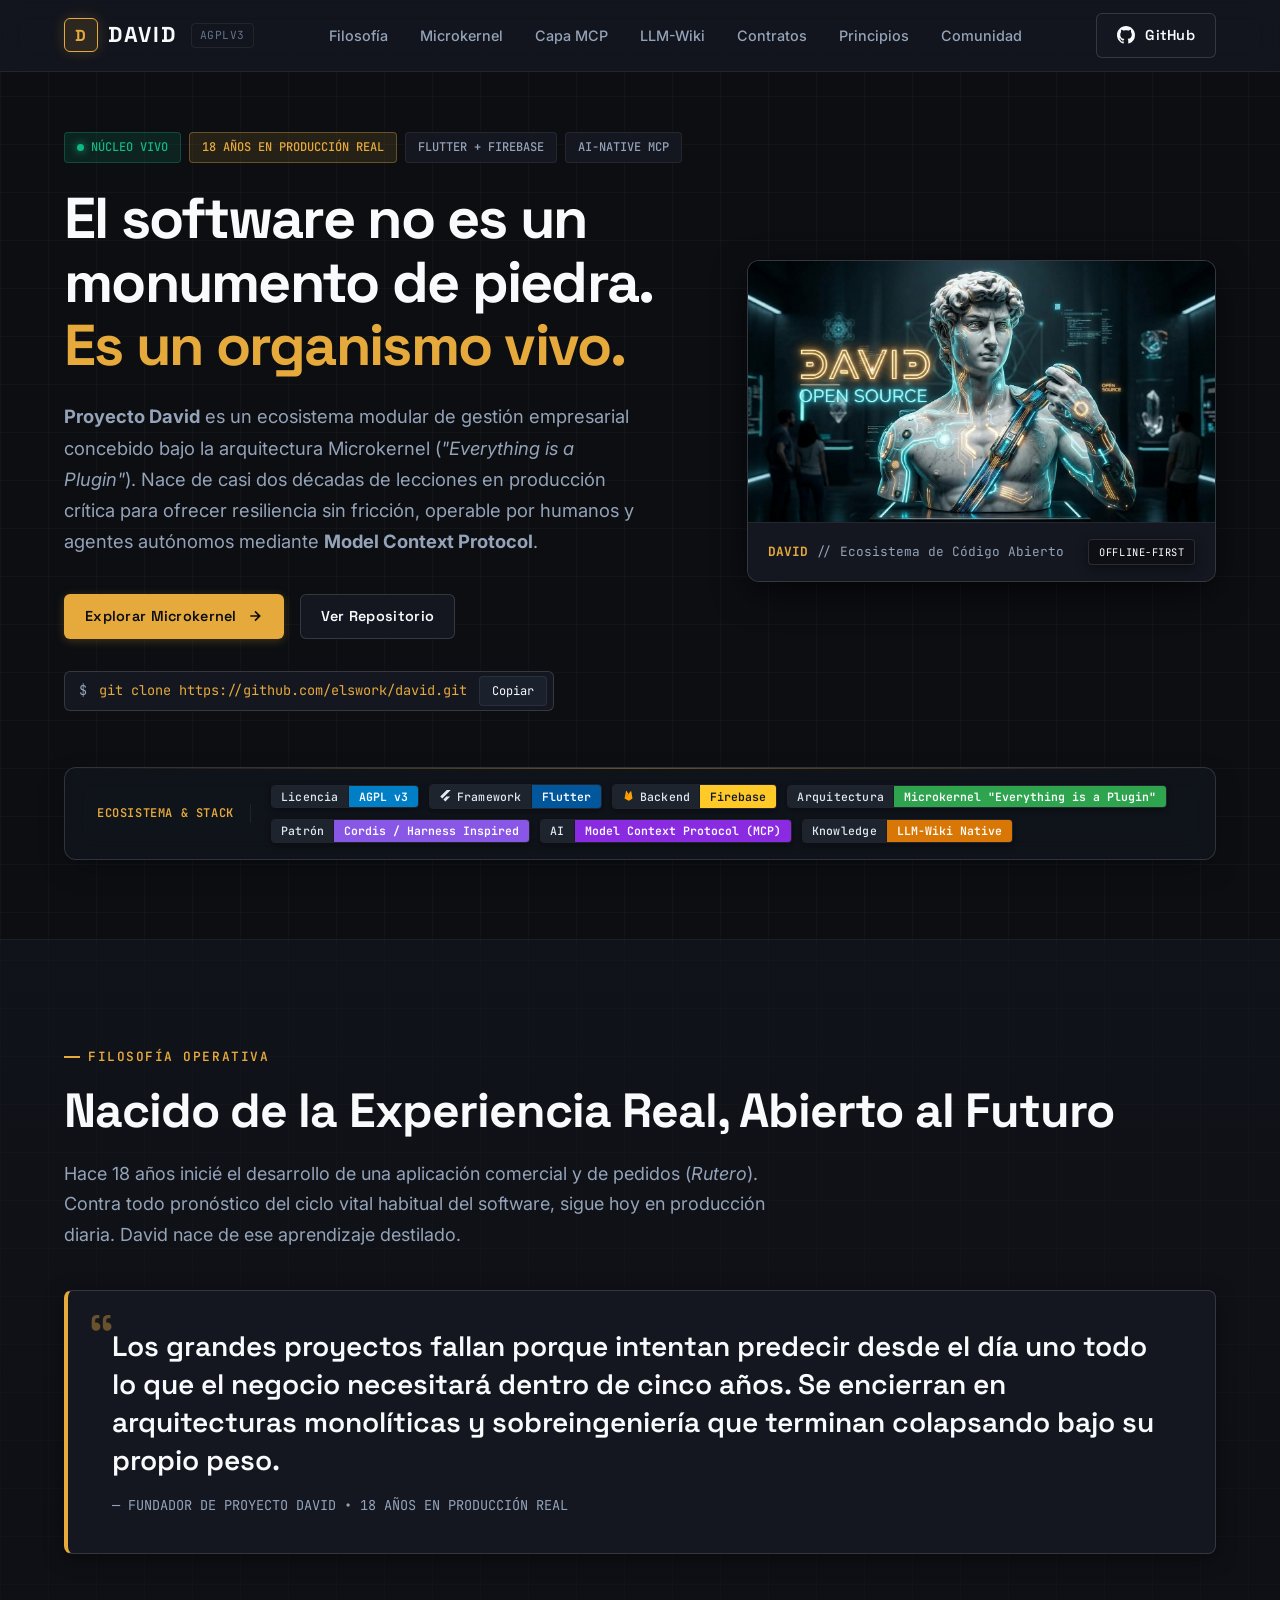
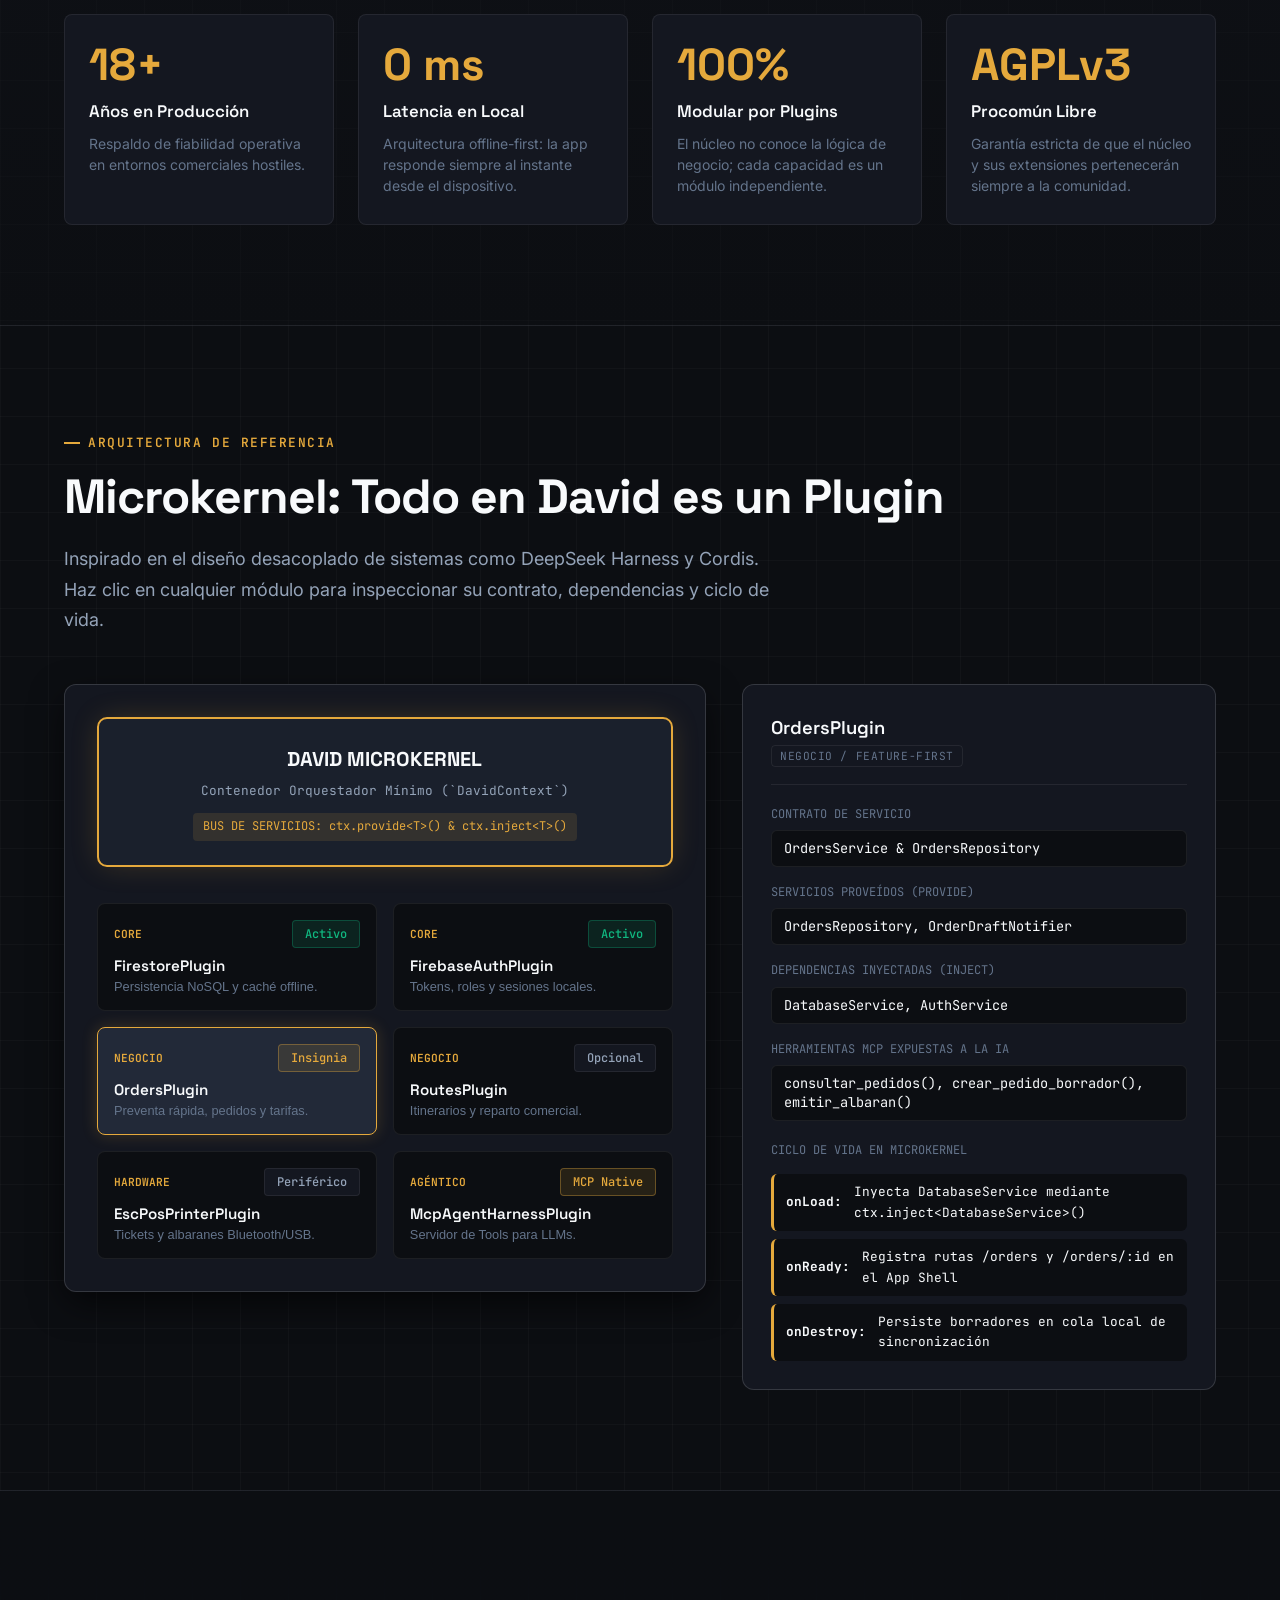
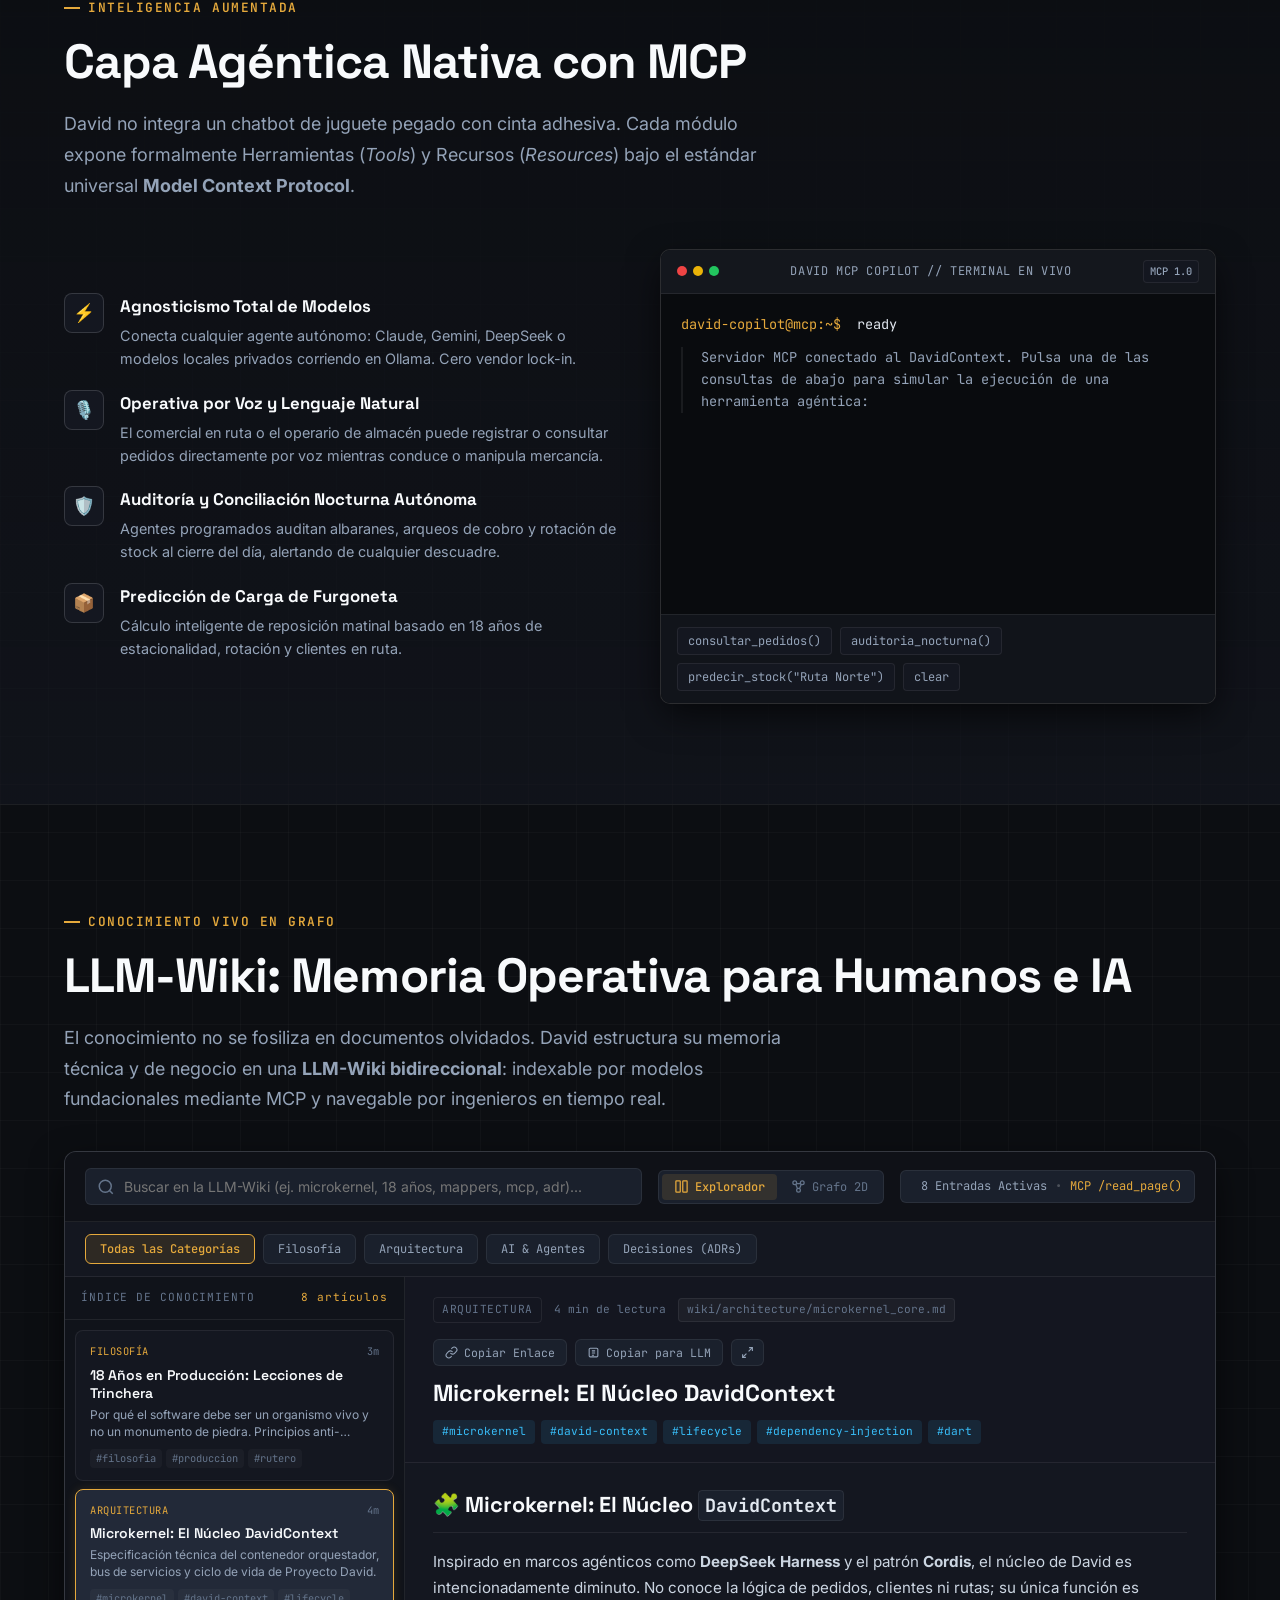
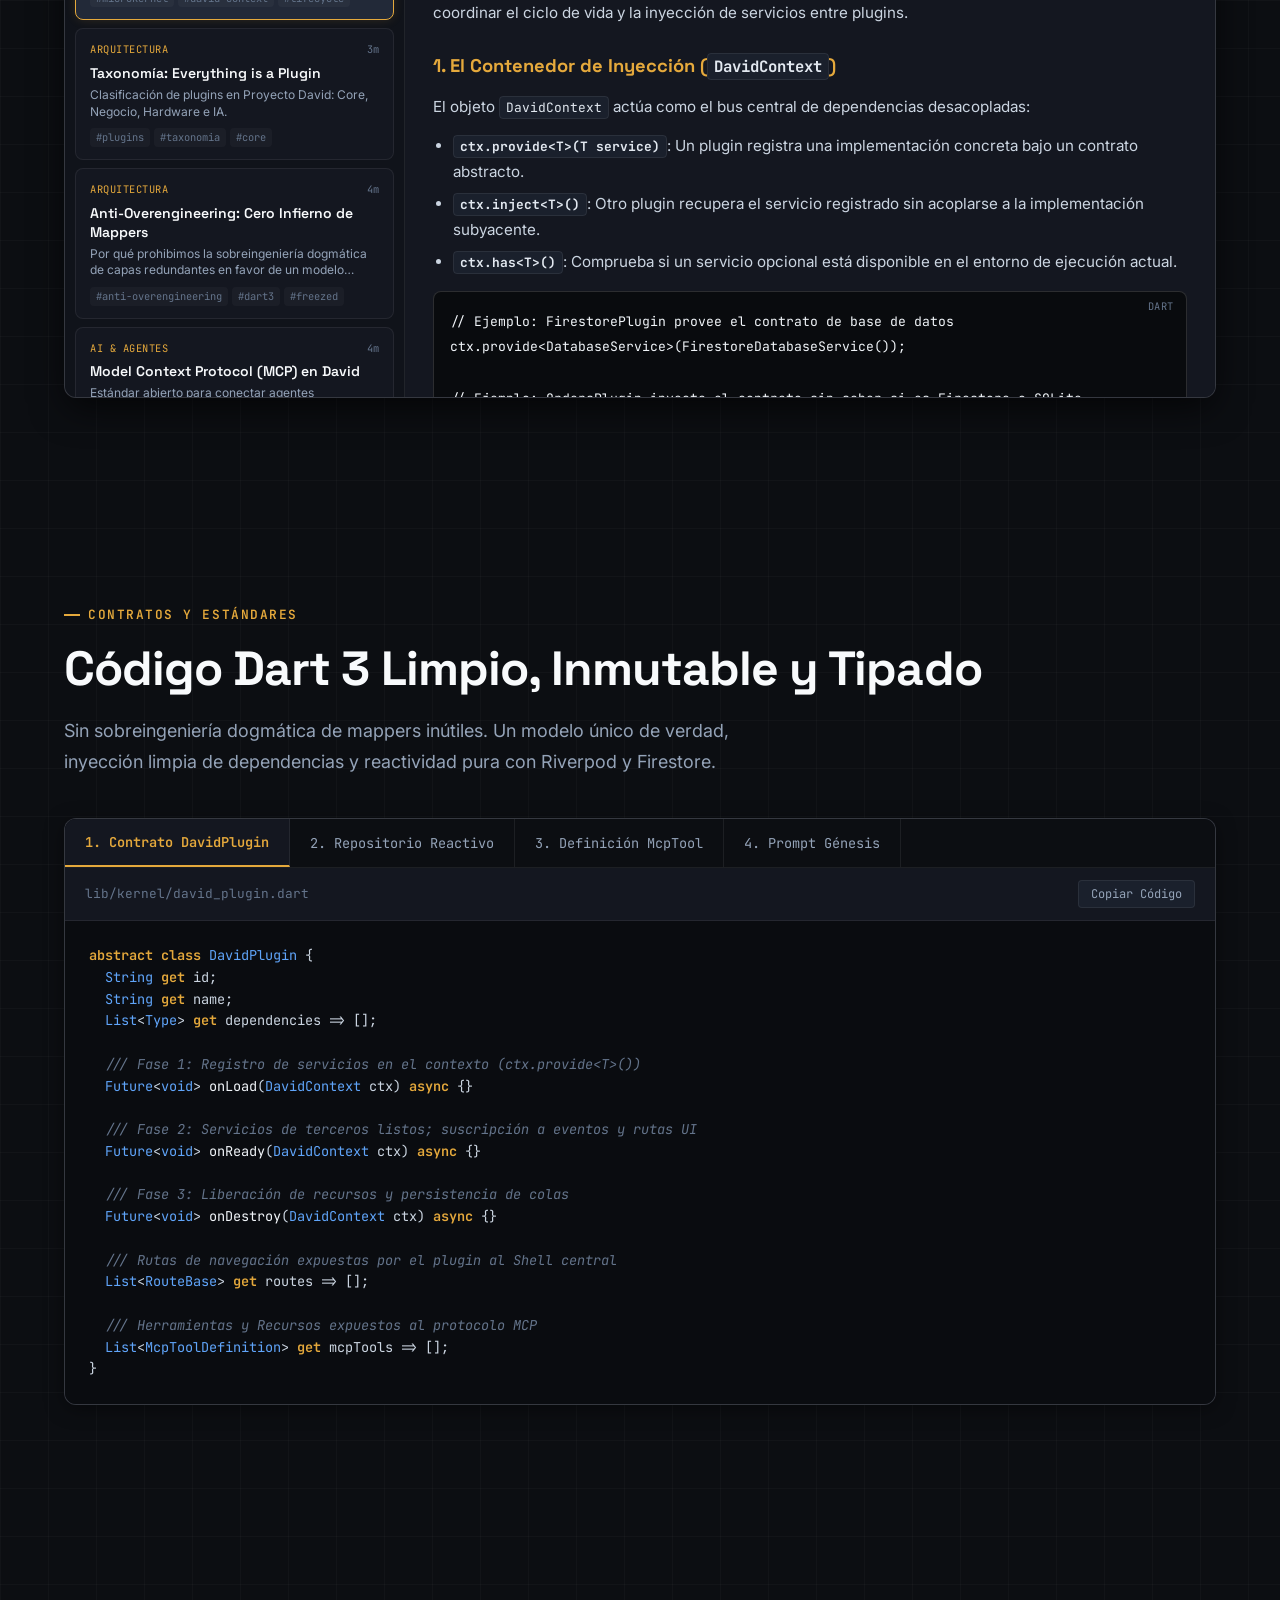
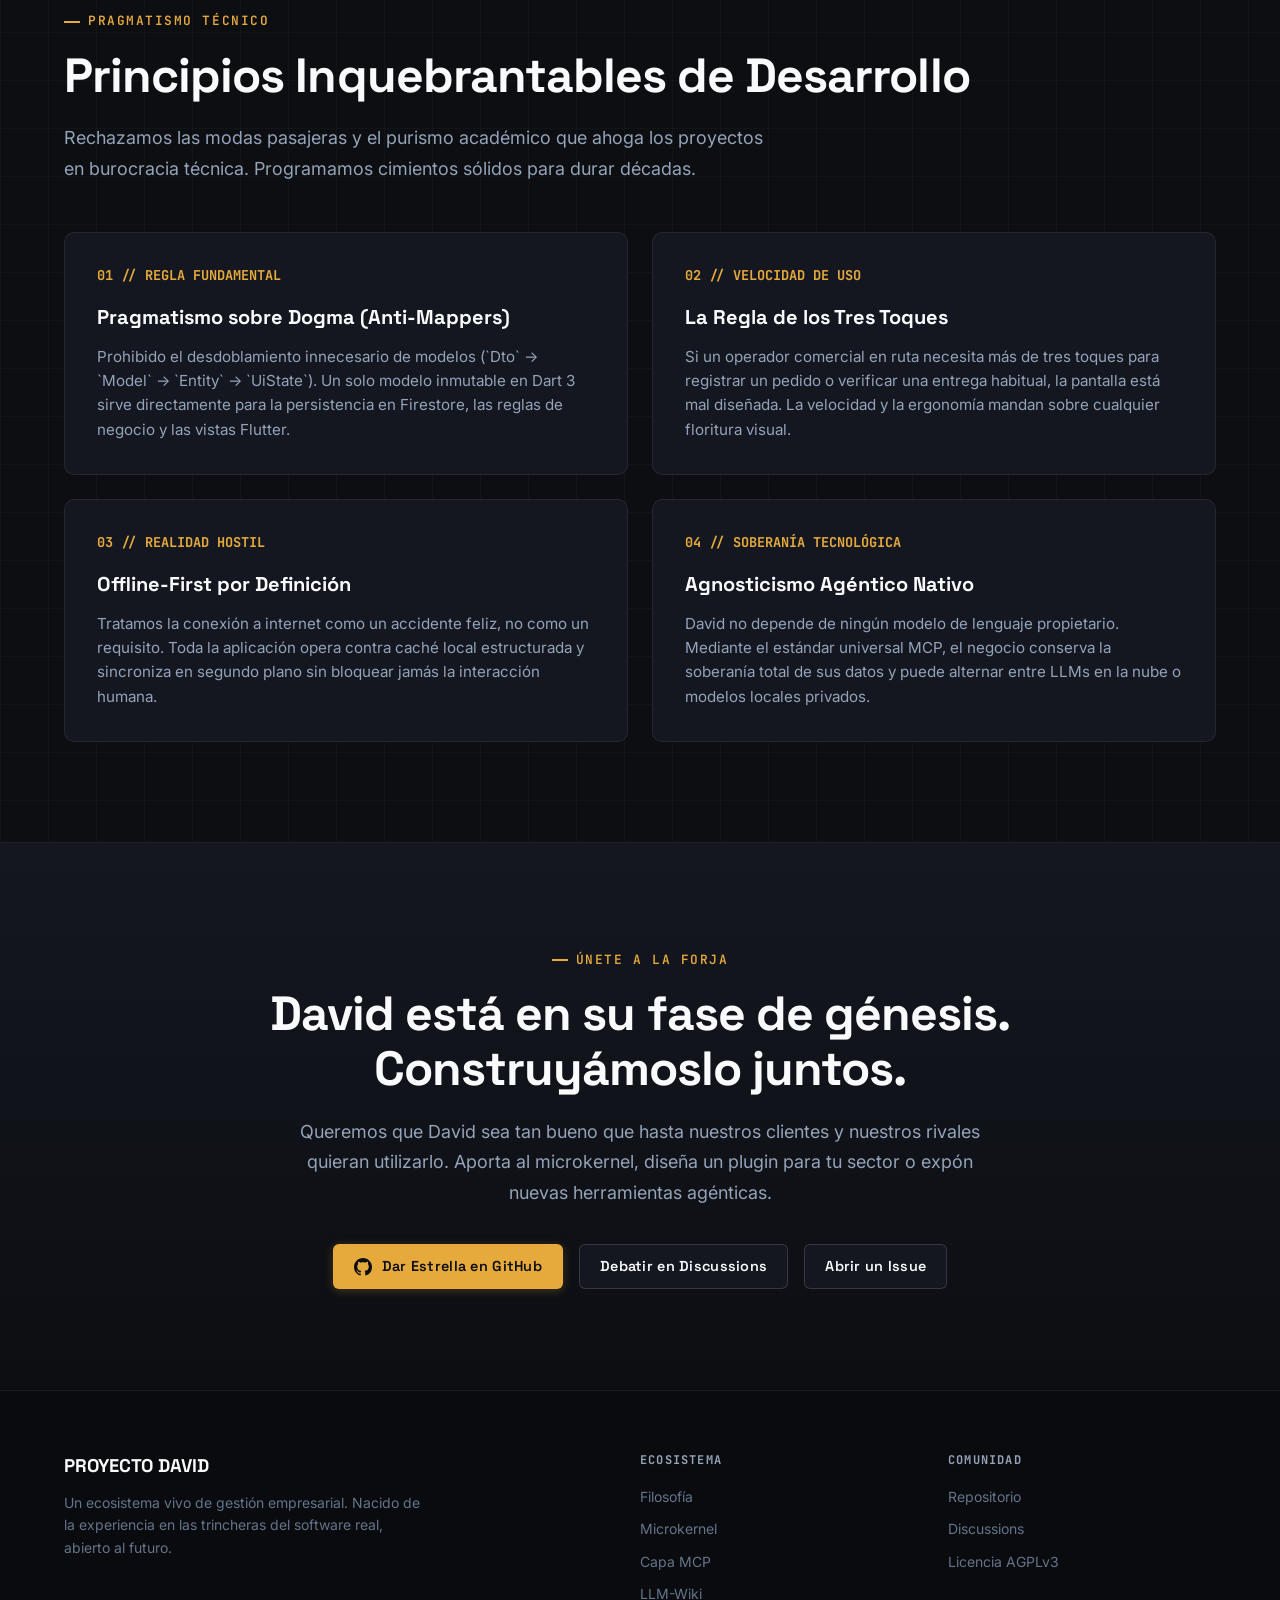
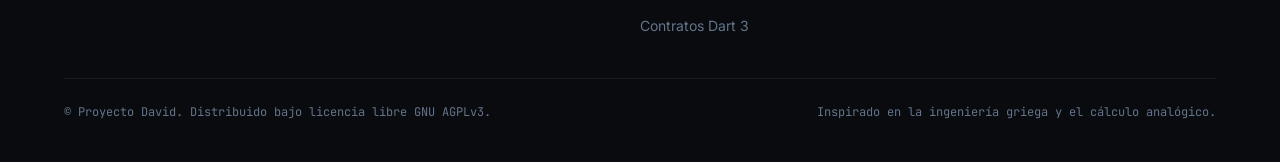
<file: docs/index.html>
<!DOCTYPE html>
<html lang="es">
<head>
  <meta charset="UTF-8">
  <meta name="viewport" content="width=device-width, initial-scale=1.0">
  <title>Proyecto David — Ecosistema de Gestión Modular, Reactivo y Vivo</title>
  
  <!-- Metaetiquetas SEO y Redes -->
  <meta name="description" content="Ecosistema modular de gestión de negocio construido con Flutter y Firebase, basado en arquitectura Microkernel ('Everything is a Plugin') y Model Context Protocol (MCP). Fundado sobre 18 años de producción real.">
  <meta property="og:title" content="Proyecto David — Ecosistema Modular y Reactivo">
  <meta property="og:description" content="El software no debe diseñarse como un monumento de piedra, sino como un organismo vivo. 18 años de producción real destilados en un microkernel abierto con Flutter, Firebase y MCP.">
  <meta property="og:image" content="./assets/david_banner.jpg">
  <meta property="og:type" content="website">
  <meta name="twitter:card" content="summary_large_image">

  <!-- Tipografías de Precisión (Space Grotesk, Inter, JetBrains Mono) -->
  <link rel="preconnect" href="https://fonts.googleapis.com">
  <link rel="preconnect" href="https://fonts.gstatic.com" crossorigin>
  <link href="https://fonts.googleapis.com/css2?family=Inter:wght@400;500;600&family=JetBrains+Mono:wght@400;500;600&family=Space+Grotesk:wght@500;600;700&display=swap" rel="stylesheet">

  <!-- Hoja de Estilos -->
  <link rel="stylesheet" href="./styles.css">
</head>
<body>

  <!-- ========================================================================
       BARRA DE NAVEGACIÓN SUPERIOR
       ======================================================================== -->
  <header class="site-header">
    <div class="container nav-wrapper">
      <div class="brand-group">
        <a href="#" class="brand-logo">
          <div class="brand-mark">D</div>
          <span>DAVID</span>
        </a>
        <span class="brand-tag">AGPLv3</span>
      </div>

      <ul class="nav-links" id="nav-links">
        <li><a href="#filosofia" class="nav-link">Filosofía</a></li>
        <li><a href="#arquitectura" class="nav-link">Microkernel</a></li>
        <li><a href="#mcp" class="nav-link">Capa MCP</a></li>
        <li><a href="#wiki" class="nav-link">LLM-Wiki</a></li>
        <li><a href="#codigo" class="nav-link">Contratos</a></li>
        <li><a href="#principios" class="nav-link">Principios</a></li>
        <li><a href="#comunidad" class="nav-link">Comunidad</a></li>
      </ul>

      <div class="nav-actions">
        <a href="https://github.com/elswork/david" target="_blank" rel="noopener noreferrer" class="btn btn-secondary">
          <svg width="18" height="18" viewBox="0 0 24 24" fill="currentColor">
            <path d="M12 0C5.37 0 0 5.37 0 12c0 5.31 3.435 9.795 8.205 11.385.6.105.825-.255.825-.57 0-.285-.015-1.23-.015-2.235-3.015.555-3.795-.735-4.035-1.41-.135-.345-.72-1.41-1.23-1.695-.42-.225-1.02-.78-.015-.795.945-.015 1.62.87 1.845 1.23 1.08 1.815 2.805 1.305 3.495.99.105-.78.42-1.305.765-1.605-2.67-.3-5.46-1.335-5.46-5.925 0-1.305.465-2.385 1.23-3.225-.12-.3-.54-1.53.12-3.18 0 0 1.005-.315 3.3 1.23.96-.27 1.98-.405 3-.405s2.04.135 3 .405c2.295-1.56 3.3-1.23 3.3-1.23.66 1.65.24 2.88.12 3.18.765.84 1.23 1.905 1.23 3.225 0 4.605-2.805 5.625-5.475 5.925.435.375.81 1.095.81 2.22 0 1.605-.015 2.895-.015 3.3 0 .315.225.69.825.57A12.02 12.02 0 0024 12c0-6.63-5.37-12-12-12z"/>
          </svg>
          <span>GitHub</span>
        </a>
        <button class="mobile-toggle" id="mobile-nav-toggle" aria-label="Abrir menú de navegación">☰</button>
      </div>
    </div>
  </header>

  <!-- ========================================================================
       SECCIÓN HERO: ESCULTURA CLÁSICA & INGENIERÍA VIVA
       ======================================================================== -->
  <main>
    <section class="hero">
      <div class="container">
        <div class="hero-grid">
          <div class="hero-content">
            <div class="hero-badges">
              <span class="badge badge-status">
                <span class="pulse-dot"></span>
                <span>NÚCLEO VIVO</span>
              </span>
              <span class="badge badge-gold">18 AÑOS EN PRODUCCIÓN REAL</span>
              <span class="badge">FLUTTER + FIREBASE</span>
              <span class="badge">AI-NATIVE MCP</span>
            </div>

            <h1 class="hero-title">
              El software no es un monumento de piedra.<br>
              <span class="highlight">Es un organismo vivo.</span>
            </h1>

            <p class="hero-description">
              <strong>Proyecto David</strong> es un ecosistema modular de gestión empresarial concebido bajo la arquitectura 
              Microkernel (<em>"Everything is a Plugin"</em>). Nace de casi dos décadas de lecciones en producción 
              crítica para ofrecer resiliencia sin fricción, operable por humanos y agentes autónomos mediante <strong>Model Context Protocol</strong>.
            </p>

            <div class="hero-actions">
              <a href="#arquitectura" class="btn btn-primary">
                <span>Explorar Microkernel</span>
                <svg width="16" height="16" viewBox="0 0 24 24" fill="none" stroke="currentColor" stroke-width="2.5">
                  <path d="M5 12h14M12 5l7 7-7 7"/>
                </svg>
              </a>
              <a href="https://github.com/elswork/david" target="_blank" rel="noopener noreferrer" class="btn btn-secondary">
                <span>Ver Repositorio</span>
              </a>
            </div>

            <div class="clone-box">
              <span>$</span>
              <code id="clone-cmd">git clone https://github.com/elswork/david.git</code>
              <button class="clone-btn" data-copy-target="#clone-cmd">Copiar</button>
            </div>
          </div>

          <!-- Marco del Banner con Telemetría -->
          <div class="hero-visual">
            <div class="banner-frame">
              <div class="frame-telemetry">
                <span class="telemetry-chip">LAT 43.7769° N • FIRENZE</span>
                <span class="telemetry-chip">CANVAS 60/120 FPS</span>
              </div>
              <img src="./assets/david_banner.jpg" alt="Proyecto David — Busto clásico con circuitos dorados de ingeniería viva">
              <div class="frame-footer">
                <span class="frame-caption"><strong>DAVID</strong> // Ecosistema de Código Abierto</span>
                <span class="telemetry-chip">OFFLINE-FIRST</span>
              </div>
            </div>
          </div>
        </div>

        <!-- Barra Tecnológica del Ecosistema (Insignias de Stack y Arquitectura tipo README) -->
        <div class="tech-stack-ribbon">
          <div class="tech-ribbon-header">
            <span class="pulse-dot"></span>
            <span class="tech-ribbon-title">ECOSISTEMA &amp; STACK</span>
          </div>
          <div class="tech-shields-row">
            <a href="https://github.com/elswork/david/blob/main/LICENSE" target="_blank" rel="noopener noreferrer" class="tech-shield" title="Licencia AGPL v3">
              <span class="shield-lbl">Licencia</span>
              <span class="shield-val val-blue">AGPL v3</span>
            </a>

            <a href="https://flutter.dev" target="_blank" rel="noopener noreferrer" class="tech-shield" title="Framework Multiplataforma Flutter">
              <span class="shield-lbl">
                <svg class="shield-icon" width="13" height="13" viewBox="0 0 24 24" fill="currentColor"><path d="M14.314 0L2.3 12 6 15.7 21.684.013h-7.37zm.014 11.072l-6.27 6.27 3.7 3.7 2.57-2.57 6.27-6.27h-6.27v-.13z"/></svg>
                Framework
              </span>
              <span class="shield-val val-flutter">Flutter</span>
            </a>

            <a href="https://firebase.google.com" target="_blank" rel="noopener noreferrer" class="tech-shield" title="Backend Serverless Reactivo Firebase">
              <span class="shield-lbl">
                <svg class="shield-icon" width="13" height="13" viewBox="0 0 24 24" fill="#FFA000"><path d="M4.656 15.548L7.38 2.11a.75.75 0 011.385-.23l3.208 6.02-7.317 7.648zm14.688 0l-2.09-12.78a.75.75 0 00-1.32-.385l-11.278 13.165 6.942 3.897a2.25 2.25 0 002.164 0l5.582-3.897z"/></svg>
                Backend
              </span>
              <span class="shield-val val-firebase">Firebase</span>
            </a>

            <a href="#arquitectura" class="tech-shield" title="Arquitectura Microkernel 'Everything is a Plugin'">
              <span class="shield-lbl">Arquitectura</span>
              <span class="shield-val val-green">Microkernel &quot;Everything is a Plugin&quot;</span>
            </a>

            <a href="#arquitectura" class="tech-shield" title="Patrón inspirado en Cordis y DeepSeek Harness">
              <span class="shield-lbl">Patrón</span>
              <span class="shield-val val-purple">Cordis / Harness Inspired</span>
            </a>

            <a href="#mcp" class="tech-shield" title="Integración con Agentes Autónomos mediante MCP">
              <span class="shield-lbl">AI</span>
              <span class="shield-val val-violet">Model Context Protocol (MCP)</span>
            </a>

            <a href="#wiki" class="tech-shield" title="Base de Conocimiento Viva LLM-Wiki">
              <span class="shield-lbl">Knowledge</span>
              <span class="shield-val val-amber">LLM-Wiki Native</span>
            </a>
          </div>
        </div>
      </div>
    </section>

    <!-- ========================================================================
         SECCIÓN FILOSOFÍA: 18 AÑOS EN LAS TRINCHERAS
         ======================================================================== -->
    <section class="section philosophy" id="filosofia">
      <div class="container">
        <div class="section-eyebrow">Filosofía Operativa</div>
        <h2 class="section-title">Nacido de la Experiencia Real, Abierto al Futuro</h2>
        <p class="section-subtitle">
          Hace 18 años inicié el desarrollo de una aplicación comercial y de pedidos (<em>Rutero</em>). Contra todo pronóstico del ciclo vital habitual del software, sigue hoy en producción diaria. David nace de ese aprendizaje destilado.
        </p>

        <div class="manifesto-quote-card" style="margin-top: 40px;">
          <div class="quote-mark">“</div>
          <p class="manifesto-quote-text">
            Los grandes proyectos fallan porque intentan predecir desde el día uno todo lo que el negocio necesitará dentro de cinco años. Se encierran en arquitecturas monolíticas y sobreingeniería que terminan colapsando bajo su propio peso.
          </p>
          <p class="manifesto-quote-author">
            — FUNDADOR DE PROYECTO DAVID • 18 AÑOS EN PRODUCCIÓN REAL
          </p>
        </div>

        <div class="metrics-grid">
          <div class="metric-card">
            <div class="metric-num">18+</div>
            <div class="metric-label">Años en Producción</div>
            <p class="metric-desc">Respaldo de fiabilidad operativa en entornos comerciales hostiles.</p>
          </div>

          <div class="metric-card">
            <div class="metric-num">0 ms</div>
            <div class="metric-label">Latencia en Local</div>
            <p class="metric-desc">Arquitectura offline-first: la app responde siempre al instante desde el dispositivo.</p>
          </div>

          <div class="metric-card">
            <div class="metric-num">100%</div>
            <div class="metric-label">Modular por Plugins</div>
            <p class="metric-desc">El núcleo no conoce la lógica de negocio; cada capacidad es un módulo independiente.</p>
          </div>

          <div class="metric-card">
            <div class="metric-num">AGPLv3</div>
            <div class="metric-label">Procomún Libre</div>
            <p class="metric-desc">Garantía estricta de que el núcleo y sus extensiones pertenecerán siempre a la comunidad.</p>
          </div>
        </div>
      </div>
    </section>

    <!-- ========================================================================
         SECCIÓN ARQUITECTURA MICROKERNEL ("EVERYTHING IS A PLUGIN")
         ======================================================================== -->
    <section class="section architecture" id="arquitectura">
      <div class="container">
        <div class="section-eyebrow">Arquitectura de Referencia</div>
        <h2 class="section-title">Microkernel: Todo en David es un Plugin</h2>
        <p class="section-subtitle">
          Inspirado en el diseño desacoplado de sistemas como DeepSeek Harness y Cordis. Haz clic en cualquier módulo para inspeccionar su contrato, dependencias y ciclo de vida.
        </p>

        <div class="architecture-layout">
          <!-- Canvas Interactivo -->
          <div class="kernel-canvas">
            <div class="kernel-core-box">
              <h3>DAVID MICROKERNEL</h3>
              <p>Contenedor Orquestador Mínimo (`DavidContext`)</p>
              <div class="kernel-bus-indicator">
                <span>BUS DE SERVICIOS: ctx.provide&lt;T&gt;() &amp; ctx.inject&lt;T&gt;()</span>
              </div>
            </div>

            <div class="plugin-groups">
              <!-- Plugin Slot 1: Firestore -->
              <button class="plugin-slot" data-plugin="firestore">
                <div class="plugin-slot-header">
                  <span class="plugin-tag">Core</span>
                  <span class="badge badge-status">Activo</span>
                </div>
                <div class="plugin-slot-name">FirestorePlugin</div>
                <div class="plugin-slot-desc">Persistencia NoSQL y caché offline.</div>
              </button>

              <!-- Plugin Slot 2: Auth -->
              <button class="plugin-slot" data-plugin="auth">
                <div class="plugin-slot-header">
                  <span class="plugin-tag">Core</span>
                  <span class="badge badge-status">Activo</span>
                </div>
                <div class="plugin-slot-name">FirebaseAuthPlugin</div>
                <div class="plugin-slot-desc">Tokens, roles y sesiones locales.</div>
              </button>

              <!-- Plugin Slot 3: Orders (Activo por defecto) -->
              <button class="plugin-slot active" data-plugin="orders">
                <div class="plugin-slot-header">
                  <span class="plugin-tag">Negocio</span>
                  <span class="badge badge-gold">Insignia</span>
                </div>
                <div class="plugin-slot-name">OrdersPlugin</div>
                <div class="plugin-slot-desc">Preventa rápida, pedidos y tarifas.</div>
              </button>

              <!-- Plugin Slot 4: Routes -->
              <button class="plugin-slot" data-plugin="routes">
                <div class="plugin-slot-header">
                  <span class="plugin-tag">Negocio</span>
                  <span class="badge">Opcional</span>
                </div>
                <div class="plugin-slot-name">RoutesPlugin</div>
                <div class="plugin-slot-desc">Itinerarios y reparto comercial.</div>
              </button>

              <!-- Plugin Slot 5: Hardware Printer -->
              <button class="plugin-slot" data-plugin="printer">
                <div class="plugin-slot-header">
                  <span class="plugin-tag">Hardware</span>
                  <span class="badge">Periférico</span>
                </div>
                <div class="plugin-slot-name">EscPosPrinterPlugin</div>
                <div class="plugin-slot-desc">Tickets y albaranes Bluetooth/USB.</div>
              </button>

              <!-- Plugin Slot 6: AI MCP Harness -->
              <button class="plugin-slot" data-plugin="ai_harness">
                <div class="plugin-slot-header">
                  <span class="plugin-tag">Agéntico</span>
                  <span class="badge badge-gold">MCP Native</span>
                </div>
                <div class="plugin-slot-name">McpAgentHarnessPlugin</div>
                <div class="plugin-slot-desc">Servidor de Tools para LLMs.</div>
              </button>
            </div>
          </div>

          <!-- Inspector Lateral Reactivo -->
          <div class="kernel-inspector">
            <div class="inspector-header">
              <div>
                <h3 class="inspector-title" id="inspector-name">OrdersPlugin</h3>
                <span class="brand-tag" id="inspector-category">Negocio / Feature-First</span>
              </div>
            </div>

            <div class="inspector-field">
              <div class="inspector-field-label">Contrato de Servicio</div>
              <div class="inspector-field-val" id="inspector-contract">OrdersService &amp; OrdersRepository</div>
            </div>

            <div class="inspector-field">
              <div class="inspector-field-label">Servicios Proveídos (provide)</div>
              <div class="inspector-field-val" id="inspector-provides">OrdersRepository, OrderDraftNotifier</div>
            </div>

            <div class="inspector-field">
              <div class="inspector-field-label">Dependencias Inyectadas (inject)</div>
              <div class="inspector-field-val" id="inspector-dependencies">DatabaseService, AuthService</div>
            </div>

            <div class="inspector-field">
              <div class="inspector-field-label">Herramientas MCP Expuestas a la IA</div>
              <div class="inspector-field-val" id="inspector-tools">consultar_pedidos(), crear_pedido_borrador(), emitir_albaran()</div>
            </div>

            <div class="inspector-lifecycle">
              <div class="inspector-field-label">Ciclo de Vida en Microkernel</div>
              <div class="lifecycle-step active">
                <strong>onLoad:</strong> <span id="step-onload">Inyecta DatabaseService</span>
              </div>
              <div class="lifecycle-step active">
                <strong>onReady:</strong> <span id="step-onready">Registra rutas /orders en el App Shell</span>
              </div>
              <div class="lifecycle-step active">
                <strong>onDestroy:</strong> <span id="step-ondestroy">Persiste borradores en cola local</span>
              </div>
            </div>
          </div>
        </div>
      </div>
    </section>

    <!-- ========================================================================
         SECCIÓN CAPA AGÉNTICA: MODEL CONTEXT PROTOCOL (MCP)
         ======================================================================== -->
    <section class="section mcp-section" id="mcp">
      <div class="container">
        <div class="section-eyebrow">Inteligencia Aumentada</div>
        <h2 class="section-title">Capa Agéntica Nativa con MCP</h2>
        <p class="section-subtitle">
          David no integra un chatbot de juguete pegado con cinta adhesiva. Cada módulo expone formalmente Herramientas (<em>Tools</em>) y Recursos (<em>Resources</em>) bajo el estándar universal <strong>Model Context Protocol</strong>.
        </p>

        <div class="mcp-grid">
          <div class="mcp-feature-list">
            <div class="mcp-feature-item">
              <div class="mcp-feature-icon">⚡</div>
              <div class="mcp-feature-text">
                <h4>Agnosticismo Total de Modelos</h4>
                <p>Conecta cualquier agente autónomo: Claude, Gemini, DeepSeek o modelos locales privados corriendo en Ollama. Cero vendor lock-in.</p>
              </div>
            </div>

            <div class="mcp-feature-item">
              <div class="mcp-feature-icon">🎙️</div>
              <div class="mcp-feature-text">
                <h4>Operativa por Voz y Lenguaje Natural</h4>
                <p>El comercial en ruta o el operario de almacén puede registrar o consultar pedidos directamente por voz mientras conduce o manipula mercancía.</p>
              </div>
            </div>

            <div class="mcp-feature-item">
              <div class="mcp-feature-icon">🛡️</div>
              <div class="mcp-feature-text">
                <h4>Auditoría y Conciliación Nocturna Autónoma</h4>
                <p>Agentes programados auditan albaranes, arqueos de cobro y rotación de stock al cierre del día, alertando de cualquier descuadre.</p>
              </div>
            </div>

            <div class="mcp-feature-item">
              <div class="mcp-feature-icon">📦</div>
              <div class="mcp-feature-text">
                <h4>Predicción de Carga de Furgoneta</h4>
                <p>Cálculo inteligente de reposición matinal basado en 18 años de estacionalidad, rotación y clientes en ruta.</p>
              </div>
            </div>
          </div>

          <!-- Consola Interactiva Simulada -->
          <div class="terminal-window">
            <div class="terminal-header">
              <div class="terminal-dots">
                <span class="dot dot-red"></span>
                <span class="dot dot-yellow"></span>
                <span class="dot dot-green"></span>
              </div>
              <span class="terminal-title">DAVID MCP COPILOT // TERMINAL EN VIVO</span>
              <div class="terminal-actions">
                <span class="badge" style="padding: 2px 6px; font-size: 0.65rem;">MCP 1.0</span>
              </div>
            </div>

            <div class="terminal-body" id="terminal-body">
              <div class="terminal-line">
                <span class="terminal-prompt">david-copilot@mcp:~$</span>
                <span class="terminal-input">ready</span>
              </div>
              <div class="terminal-output">
                Servidor MCP conectado al DavidContext. Pulsa una de las consultas de abajo para simular la ejecución de una herramienta agéntica:
              </div>
            </div>

            <div class="terminal-quick-queries">
              <button class="quick-query-btn" data-query="pedidos">consultar_pedidos()</button>
              <button class="quick-query-btn" data-query="auditoria">auditoria_nocturna()</button>
              <button class="quick-query-btn" data-query="stock">predecir_stock("Ruta Norte")</button>
              <button class="quick-query-btn" data-query="limpiar">clear</button>
            </div>
          </div>
        </div>
      </div>
    </section>

    <!-- ========================================================================
         SECCIÓN LLM-WIKI: BASE DE CONOCIMIENTO VIVA Y EXPLORADOR
         ======================================================================== -->
    <section class="section wiki-section" id="wiki">
      <div class="container">
        <div class="section-eyebrow">Conocimiento Vivo en Grafo</div>
        <h2 class="section-title">LLM-Wiki: Memoria Operativa para Humanos e IA</h2>
        <p class="section-subtitle">
          El conocimiento no se fosiliza en documentos olvidados. David estructura su memoria técnica y de negocio en una 
          <strong>LLM-Wiki bidireccional</strong>: indexable por modelos fundacionales mediante MCP y navegable por ingenieros en tiempo real.
        </p>

        <div class="wiki-explorer-card">
          <!-- Barra de Búsqueda y Filtros de la Wiki -->
          <div class="wiki-topbar">
            <div class="wiki-search-box">
              <svg class="wiki-search-icon" width="18" height="18" viewBox="0 0 24 24" fill="none" stroke="currentColor" stroke-width="2">
                <circle cx="11" cy="11" r="8"></circle>
                <path d="m21 21-4.35-4.35"></path>
              </svg>
              <input type="text" id="wiki-search-input" class="wiki-search-input" placeholder="Buscar en la LLM-Wiki (ej. microkernel, 18 años, mappers, mcp, adr)..." autocomplete="off">
              <button id="wiki-search-clear" class="wiki-clear-btn" title="Limpiar búsqueda" style="display: none;">&times;</button>
            </div>

            <!-- Selector de Vistas: Explorador vs Grafo 2D -->
            <div class="wiki-view-switcher">
              <button class="wiki-view-btn active" data-view="explorer" id="btn-view-explorer" title="Vista Lista y Lector">
                <svg width="15" height="15" viewBox="0 0 24 24" fill="none" stroke="currentColor" stroke-width="2"><rect x="3" y="3" width="7" height="18" rx="1"></rect><rect x="14" y="3" width="7" height="18" rx="1"></rect></svg>
                <span>Explorador</span>
              </button>
              <button class="wiki-view-btn" data-view="graph" id="btn-view-graph" title="Grafo 2D Interactivo de Conocimiento">
                <svg width="15" height="15" viewBox="0 0 24 24" fill="none" stroke="currentColor" stroke-width="2"><circle cx="6" cy="6" r="3"></circle><circle cx="18" cy="6" r="3"></circle><circle cx="12" cy="18" r="3"></circle><line x1="8.5" y1="7.5" x2="15.5" y2="7.5"></line><line x1="7.5" y1="8.5" x2="10.5" y2="15.5"></line><line x1="16.5" y1="8.5" x2="13.5" y2="15.5"></line></svg>
                <span>Grafo 2D</span>
              </button>
            </div>
            
            <div class="wiki-meta-badge">
              <span class="pulse-dot"></span>
              <span id="wiki-articles-count">8 Entradas Activas</span>
              <span class="wiki-pipe">•</span>
              <span class="wiki-tag-mcp">MCP /read_page()</span>
            </div>
          </div>

          <!-- Filtro de Categorías -->
          <div class="wiki-categories-bar" id="wiki-categories-nav">
            <button class="wiki-cat-btn active" data-category="all">Todas las Categorías</button>
            <button class="wiki-cat-btn" data-category="Filosofía">Filosofía</button>
            <button class="wiki-cat-btn" data-category="Arquitectura">Arquitectura</button>
            <button class="wiki-cat-btn" data-category="AI &amp; Agentes">AI &amp; Agentes</button>
            <button class="wiki-cat-btn" data-category="Decisiones (ADRs)">Decisiones (ADRs)</button>
          </div>

          <!-- Vista Alternativa: Grafo 2D de Conocimiento Interactivo -->
          <div class="wiki-graph-view" id="wiki-graph-view" style="display: none;">
            <div class="wiki-graph-canvas-container">
              <canvas id="wiki-graph-canvas"></canvas>
              
              <!-- Controles de Zoom y Centrado -->
              <div class="wiki-graph-controls">
                <button class="graph-ctrl-btn" id="graph-zoom-in" title="Acercar">+</button>
                <button class="graph-ctrl-btn" id="graph-zoom-out" title="Alejar">−</button>
                <button class="graph-ctrl-btn" id="graph-reset" title="Restablecer vista">↺</button>
              </div>

              <!-- Leyenda de Categorías -->
              <div class="wiki-graph-legend">
                <div class="legend-item"><span class="legend-color legend-filo"></span> Filosofía</div>
                <div class="legend-item"><span class="legend-color legend-arq"></span> Arquitectura</div>
                <div class="legend-item"><span class="legend-color legend-ai"></span> AI &amp; Agentes</div>
                <div class="legend-item"><span class="legend-color legend-adr"></span> Decisiones (ADRs)</div>
              </div>

              <div class="wiki-graph-instructions">
                <span>💡 Arrastra los nodos con el ratón o touch • Haz clic en un nodo para abrir su artículo</span>
              </div>
            </div>
          </div>

          <!-- Layout de Explorador: Lista Lateral + Lector Principal -->
          <div class="wiki-browser-layout" id="wiki-browser-layout">
            <!-- Columna Izquierda: Índice de Páginas -->
            <div class="wiki-sidebar">
              <div class="wiki-sidebar-header">
                <span>ÍNDICE DE CONOCIMIENTO</span>
                <span id="wiki-results-indicator" class="wiki-results-count">8 artículos</span>
              </div>
              <div class="wiki-articles-list" id="wiki-articles-list">
                <!-- Se inyecta reactivamente mediante JavaScript -->
              </div>
            </div>

            <!-- Columna Derecha: Lector de Artículo Seleccionado -->
            <div class="wiki-reader" id="wiki-reader">
              <div class="wiki-reader-header">
                <div class="wiki-reader-header-top">
                  <div class="wiki-reader-meta">
                    <span class="brand-tag" id="wiki-current-category">Arquitectura</span>
                    <span class="wiki-time-chip" id="wiki-current-time">3 min de lectura</span>
                    <span class="wiki-path-chip" id="wiki-current-path">wiki/architecture/microkernel_core.md</span>
                  </div>
                  <!-- Acciones del lector: Copiar enlace, Copiar para LLM, Modo Zen -->
                  <div class="wiki-reader-actions">
                    <button class="wiki-action-btn" id="wiki-copy-link-btn" title="Copiar enlace permanente (#wiki/...)">
                      <svg width="13" height="13" viewBox="0 0 24 24" fill="none" stroke="currentColor" stroke-width="2"><path d="M10 13a5 5 0 0 0 7.54.54l3-3a5 5 0 0 0-7.07-7.07l-1.72 1.71"></path><path d="M14 11a5 5 0 0 0-7.54-.54l-3 3a5 5 0 0 0 7.07 7.07l1.71-1.71"></path></svg>
                      <span class="btn-text">Copiar Enlace</span>
                    </button>
                    <button class="wiki-action-btn" id="wiki-copy-llm-btn" title="Copiar artículo formateado para agentes LLM">
                      <svg width="13" height="13" viewBox="0 0 24 24" fill="none" stroke="currentColor" stroke-width="2"><rect x="4" y="4" width="16" height="16" rx="2"></rect><path d="M9 9h6"></path><path d="M9 13h6"></path><path d="M9 17h4"></path></svg>
                      <span class="btn-text">Copiar para LLM</span>
                    </button>
                    <button class="wiki-action-btn wiki-zen-btn" id="wiki-zen-toggle-btn" title="Modo Pantalla Completa / Zen">
                      <svg class="icon-zen-expand" width="13" height="13" viewBox="0 0 24 24" fill="none" stroke="currentColor" stroke-width="2"><path d="M15 3h6v6"></path><path d="M9 21H3v-6"></path><path d="M21 3l-7 7"></path><path d="M3 21l7-7"></path></svg>
                      <svg class="icon-zen-collapse" style="display:none;" width="13" height="13" viewBox="0 0 24 24" fill="none" stroke="currentColor" stroke-width="2"><path d="M4 14h6v6"></path><path d="M20 10h-6V4"></path><path d="M14 10l7-7"></path><path d="M10 14L3 21"></path></svg>
                    </button>
                  </div>
                </div>
                <h3 class="wiki-reader-title" id="wiki-current-title">Microkernel: El Núcleo DavidContext</h3>
                <div class="wiki-tags-row" id="wiki-current-tags">
                  <!-- Tags reactivos -->
                </div>
              </div>

              <!-- Cuerpo Renderizado del Artículo -->
              <div class="wiki-reader-body" id="wiki-reader-body">
                <!-- Contenido renderizado -->
              </div>

              <!-- Enlaces Relacionados / Conexiones del Grafo -->
              <div class="wiki-reader-footer">
                <!-- Enlaces salientes (Wikilinks) -->
                <div class="wiki-footer-block">
                  <div class="wiki-graph-title">
                    <svg width="14" height="14" viewBox="0 0 24 24" fill="none" stroke="currentColor" stroke-width="2">
                      <circle cx="18" cy="5" r="3"></circle>
                      <circle cx="6" cy="12" r="3"></circle>
                      <circle cx="18" cy="19" r="3"></circle>
                      <line x1="8.59" y1="13.51" x2="15.42" y2="17.49"></line>
                      <line x1="15.41" y1="6.51" x2="8.59" y2="10.49"></line>
                    </svg>
                    <span>Nodos Conectados (Enlaces Salientes):</span>
                  </div>
                  <div class="wiki-links-chips" id="wiki-current-links">
                    <!-- Chips de enlaces salientes -->
                  </div>
                </div>

                <!-- Backlinks entrantes -->
                <div class="wiki-footer-block">
                  <div class="wiki-graph-title">
                    <svg width="14" height="14" viewBox="0 0 24 24" fill="none" stroke="currentColor" stroke-width="2">
                      <path d="M9 14 4 9l5-5"></path>
                      <path d="M4 9h10.5a5.5 5.5 0 0 1 5.5 5.5v0a5.5 5.5 0 0 1-5.5 5.5H11"></path>
                    </svg>
                    <span>Mencionado en (Backlinks Entrantes):</span>
                  </div>
                  <div class="wiki-links-chips wiki-backlinks-chips" id="wiki-current-backlinks">
                    <!-- Chips de backlinks -->
                  </div>
                </div>
              </div>
            </div>
          </div>
        </div>
      </div>
    </section>

    <!-- ========================================================================
         SECCIÓN CÓDIGO Y CONTRATOS (TABS DE PRECISIÓN)
         ======================================================================== -->
    <section class="section code-section" id="codigo">
      <div class="container">
        <div class="section-eyebrow">Contratos y Estándares</div>
        <h2 class="section-title">Código Dart 3 Limpio, Inmutable y Tipado</h2>
        <p class="section-subtitle">
          Sin sobreingeniería dogmática de mappers inútiles. Un modelo único de verdad, inyección limpia de dependencias y reactividad pura con Riverpod y Firestore.
        </p>

        <div class="code-tabs-wrapper">
          <div class="code-tabs-nav">
            <button class="tab-btn active" data-tab="tab-plugin">1. Contrato DavidPlugin</button>
            <button class="tab-btn" data-tab="tab-repo">2. Repositorio Reactivo</button>
            <button class="tab-btn" data-tab="tab-mcp">3. Definición McpTool</button>
            <button class="tab-btn" data-tab="tab-prompt">4. Prompt Génesis</button>
          </div>

          <!-- Panel 1: Contrato DavidPlugin -->
          <div class="code-tab-panel" id="tab-plugin">
            <div class="code-tab-header">
              <span class="code-file-path">lib/kernel/david_plugin.dart</span>
              <button class="copy-code-btn" data-copy-target="#code-plugin">Copiar Código</button>
            </div>
            <pre class="code-pre-box"><code id="code-plugin"><span class="token-keyword">abstract class</span> <span class="token-type">DavidPlugin</span> {
  <span class="token-type">String</span> <span class="token-keyword">get</span> id;
  <span class="token-type">String</span> <span class="token-keyword">get</span> name;
  <span class="token-type">List</span>&lt;<span class="token-type">Type</span>&gt; <span class="token-keyword">get</span> dependencies => [];

  <span class="token-comment">/// Fase 1: Registro de servicios en el contexto (ctx.provide&lt;T&gt;())</span>
  <span class="token-type">Future</span>&lt;<span class="token-type">void</span>&gt; <span class="token-func">onLoad</span>(<span class="token-type">DavidContext</span> ctx) <span class="token-keyword">async</span> {}

  <span class="token-comment">/// Fase 2: Servicios de terceros listos; suscripción a eventos y rutas UI</span>
  <span class="token-type">Future</span>&lt;<span class="token-type">void</span>&gt; <span class="token-func">onReady</span>(<span class="token-type">DavidContext</span> ctx) <span class="token-keyword">async</span> {}

  <span class="token-comment">/// Fase 3: Liberación de recursos y persistencia de colas</span>
  <span class="token-type">Future</span>&lt;<span class="token-type">void</span>&gt; <span class="token-func">onDestroy</span>(<span class="token-type">DavidContext</span> ctx) <span class="token-keyword">async</span> {}

  <span class="token-comment">/// Rutas de navegación expuestas por el plugin al Shell central</span>
  <span class="token-type">List</span>&lt;<span class="token-type">RouteBase</span>&gt; <span class="token-keyword">get</span> routes => [];

  <span class="token-comment">/// Herramientas y Recursos expuestos al protocolo MCP</span>
  <span class="token-type">List</span>&lt;<span class="token-type">McpToolDefinition</span>&gt; <span class="token-keyword">get</span> mcpTools => [];
}</code></pre>
          </div>

          <!-- Panel 2: Repositorio Reactivo -->
          <div class="code-tab-panel" id="tab-repo" style="display: none;">
            <div class="code-tab-header">
              <span class="code-file-path">lib/plugins/business/orders/data/orders_repository.dart</span>
              <button class="copy-code-btn" data-copy-target="#code-repo">Copiar Código</button>
            </div>
            <pre class="code-pre-box"><code id="code-repo"><span class="token-comment">/// Repositorio reactivo con persistencia local obligatoria y withConverter</span>
<span class="token-keyword">class</span> <span class="token-type">OrdersRepository</span> {
  <span class="token-keyword">final</span> <span class="token-type">FirebaseFirestore</span> _firestore;
  <span class="token-keyword">const</span> <span class="token-type">OrdersRepository</span>(<span class="token-keyword">this</span>._firestore);

  <span class="token-type">CollectionReference</span>&lt;<span class="token-type">Order</span>&gt; <span class="token-keyword">get</span> _ordersRef =>
      _firestore.collection(<span class="token-string">'orders'</span>).withConverter&lt;<span class="token-type">Order</span>&gt;(
        fromFirestore: (<span class="token-param">snapshot</span>, _) => <span class="token-type">Order</span>.fromJson(<span class="token-param">snapshot</span>.data()!),
        toFirestore: (<span class="token-param">order</span>, _) => <span class="token-param">order</span>.toJson(),
      );

  <span class="token-comment">/// Flujo reactivo directo desde la caché local hacia la UI</span>
  <span class="token-type">Stream</span>&lt;<span class="token-type">List</span>&lt;<span class="token-type">Order</span>&gt;&gt; <span class="token-func">watchOrdersForRoute</span>(<span class="token-type">String</span> routeId) {
    <span class="token-keyword">return</span> _ordersRef
        .where(<span class="token-string">'routeId'</span>, isEqualTo: routeId)
        .orderBy(<span class="token-string">'createdAt'</span>, descending: <span class="token-keyword">true</span>)
        .snapshots(includeMetadataChanges: <span class="token-keyword">true</span>)
        .map((<span class="token-param">snap</span>) => <span class="token-param">snap</span>.docs.map((<span class="token-param">d</span>) => <span class="token-param">d</span>.data()).toList());
  }
}</code></pre>
          </div>

          <!-- Panel 3: Definición MCP Tool -->
          <div class="code-tab-panel" id="tab-mcp" style="display: none;">
            <div class="code-tab-header">
              <span class="code-file-path">lib/plugins/ai/mcp_tool_definition.dart</span>
              <button class="copy-code-btn" data-copy-target="#code-mcp">Copiar Código</button>
            </div>
            <pre class="code-pre-box"><code id="code-mcp"><span class="token-comment">/// Contrato formal de herramienta expuesta a agentes mediante MCP</span>
<span class="token-keyword">class</span> <span class="token-type">McpToolDefinition</span> {
  <span class="token-keyword">final</span> <span class="token-type">String</span> name;
  <span class="token-keyword">final</span> <span class="token-type">String</span> description;
  <span class="token-keyword">final</span> <span class="token-type">Map</span>&lt;<span class="token-type">String</span>, <span class="token-keyword">dynamic</span>&gt; inputSchema;
  <span class="token-keyword">final</span> <span class="token-type">Future</span>&lt;<span class="token-type">McpToolResult</span>&gt; <span class="token-type">Function</span>(<span class="token-type">Map</span>&lt;<span class="token-type">String</span>, <span class="token-keyword">dynamic</span>&gt; args) handler;

  <span class="token-keyword">const</span> <span class="token-type">McpToolDefinition</span>({
    <span class="token-keyword">required</span> <span class="token-keyword">this</span>.name,
    <span class="token-keyword">required</span> <span class="token-keyword">this</span>.description,
    <span class="token-keyword">required</span> <span class="token-keyword">this</span>.inputSchema,
    <span class="token-keyword">required</span> <span class="token-keyword">this</span>.handler,
  });
}</code></pre>
          </div>

          <!-- Panel 4: Prompt Génesis -->
          <div class="code-tab-panel" id="tab-prompt" style="display: none;">
            <div class="code-tab-header">
              <span class="code-file-path">PROMPT MAESTRO PARA AGENTES Y DESARROLLADORES</span>
              <button class="copy-code-btn" data-copy-target="#code-prompt">Copiar Prompt</button>
            </div>
            <pre class="code-pre-box"><code id="code-prompt">Actúa como un Ingeniero de Software Principal y Arquitecto de Soluciones Senior
con más de 15 años de experiencia liderando proyectos con Flutter y Firebase,
experto en arquitecturas Microkernel ("Everything is a Plugin"), diseño
Feature-First Pragmático y el protocolo MCP (Model Context Protocol).

Tu misión es inicializar y extender el código de Proyecto David bajo los más
altos estándares de la industria, respetando:
1. Microkernel DavidContext (provide/inject y ciclo de vida de plugins).
2. Un único modelo inmutable por entidad (sin infierno de mappers Dto->Entity->Model).
3. Persistencia offline obligatoria y reactividad pura con Riverpod y Firestore.
4. Exposición de Tools y Resources compatibles con MCP en cada plugin de negocio.</code></pre>
          </div>
        </div>
      </div>
    </section>

    <!-- ========================================================================
         SECCIÓN PRINCIPIOS DE INGENIERÍA
         ======================================================================== -->
    <section class="section" id="principios">
      <div class="container">
        <div class="section-eyebrow">Pragmatismo Técnico</div>
        <h2 class="section-title">Principios Inquebrantables de Desarrollo</h2>
        <p class="section-subtitle">
          Rechazamos las modas pasajeras y el purismo académico que ahoga los proyectos en burocracia técnica. Programamos cimientos sólidos para durar décadas.
        </p>

        <div class="principles-grid">
          <div class="principle-card">
            <div class="principle-number">01 // REGLA FUNDAMENTAL</div>
            <h3>Pragmatismo sobre Dogma (Anti-Mappers)</h3>
            <p>Prohibido el desdoblamiento innecesario de modelos (`Dto` &rarr; `Model` &rarr; `Entity` &rarr; `UiState`). Un solo modelo inmutable en Dart 3 sirve directamente para la persistencia en Firestore, las reglas de negocio y las vistas Flutter.</p>
          </div>

          <div class="principle-card">
            <div class="principle-number">02 // VELOCIDAD DE USO</div>
            <h3>La Regla de los Tres Toques</h3>
            <p>Si un operador comercial en ruta necesita más de tres toques para registrar un pedido o verificar una entrega habitual, la pantalla está mal diseñada. La velocidad y la ergonomía mandan sobre cualquier floritura visual.</p>
          </div>

          <div class="principle-card">
            <div class="principle-number">03 // REALIDAD HOSTIL</div>
            <h3>Offline-First por Definición</h3>
            <p>Tratamos la conexión a internet como un accidente feliz, no como un requisito. Toda la aplicación opera contra caché local estructurada y sincroniza en segundo plano sin bloquear jamás la interacción humana.</p>
          </div>

          <div class="principle-card">
            <div class="principle-number">04 // SOBERANÍA TECNOLÓGICA</div>
            <h3>Agnosticismo Agéntico Nativo</h3>
            <p>David no depende de ningún modelo de lenguaje propietario. Mediante el estándar universal MCP, el negocio conserva la soberanía total de sus datos y puede alternar entre LLMs en la nube o modelos locales privados.</p>
          </div>
        </div>
      </div>
    </section>

    <!-- ========================================================================
         SECCIÓN COMUNIDAD Y LLAMADA A LA ACCIÓN
         ======================================================================== -->
    <section class="section cta-section" id="comunidad">
      <div class="container">
        <div class="cta-box">
          <div class="section-eyebrow" style="justify-content: center;">Únete a la Forja</div>
          <h2 class="section-title">David está en su fase de génesis.<br>Construyámoslo juntos.</h2>
          <p class="section-subtitle" style="margin: 0 auto;">
            Queremos que David sea tan bueno que hasta nuestros clientes y nuestros rivales quieran utilizarlo. Aporta al microkernel, diseña un plugin para tu sector o expón nuevas herramientas agénticas.
          </p>

          <div class="cta-actions">
            <a href="https://github.com/elswork/david" target="_blank" rel="noopener noreferrer" class="btn btn-primary">
              <svg width="18" height="18" viewBox="0 0 24 24" fill="currentColor">
                <path d="M12 0C5.37 0 0 5.37 0 12c0 5.31 3.435 9.795 8.205 11.385.6.105.825-.255.825-.57 0-.285-.015-1.23-.015-2.235-3.015.555-3.795-.735-4.035-1.41-.135-.345-.72-1.41-1.23-1.695-.42-.225-1.02-.78-.015-.795.945-.015 1.62.87 1.845 1.23 1.08 1.815 2.805 1.305 3.495.99.105-.78.42-1.305.765-1.605-2.67-.3-5.46-1.335-5.46-5.925 0-1.305.465-2.385 1.23-3.225-.12-.3-.54-1.53.12-3.18 0 0 1.005-.315 3.3 1.23.96-.27 1.98-.405 3-.405s2.04.135 3 .405c2.295-1.56 3.3-1.23 3.3-1.23.66 1.65.24 2.88.12 3.18.765.84 1.23 1.905 1.23 3.225 0 4.605-2.805 5.625-5.475 5.925.435.375.81 1.095.81 2.22 0 1.605-.015 2.895-.015 3.3 0 .315.225.69.825.57A12.02 12.02 0 0024 12c0-6.63-5.37-12-12-12z"/>
              </svg>
              <span>Dar Estrella en GitHub</span>
            </a>
            <a href="https://github.com/elswork/david/discussions" target="_blank" rel="noopener noreferrer" class="btn btn-secondary">
              <span>Debatir en Discussions</span>
            </a>
            <a href="https://github.com/elswork/david/issues" target="_blank" rel="noopener noreferrer" class="btn btn-secondary">
              <span>Abrir un Issue</span>
            </a>
          </div>
        </div>
      </div>
    </section>
  </main>

  <!-- ========================================================================
       PIE DE PÁGINA
       ======================================================================== -->
  <footer class="site-footer">
    <div class="container">
      <div class="footer-grid">
        <div class="footer-brand">
          <h4>PROYECTO DAVID</h4>
          <p>
            Un ecosistema vivo de gestión empresarial. Nacido de la experiencia en las trincheras del software real, abierto al futuro.
          </p>
        </div>

        <div class="footer-col">
          <h5>Ecosistema</h5>
          <ul class="footer-links">
            <li><a href="#filosofia">Filosofía</a></li>
            <li><a href="#arquitectura">Microkernel</a></li>
            <li><a href="#mcp">Capa MCP</a></li>
            <li><a href="#wiki">LLM-Wiki</a></li>
            <li><a href="#codigo">Contratos Dart 3</a></li>
          </ul>
        </div>

        <div class="footer-col">
          <h5>Comunidad</h5>
          <ul class="footer-links">
            <li><a href="https://github.com/elswork/david" target="_blank" rel="noopener noreferrer">Repositorio</a></li>
            <li><a href="https://github.com/elswork/david/discussions" target="_blank" rel="noopener noreferrer">Discussions</a></li>
            <li><a href="https://github.com/elswork/david/blob/main/LICENSE" target="_blank" rel="noopener noreferrer">Licencia AGPLv3</a></li>
          </ul>
        </div>
      </div>

      <div class="footer-bottom">
        <div>&copy; Proyecto David. Distribuido bajo licencia libre GNU AGPLv3.</div>
        <div>Inspirado en la ingeniería griega y el cálculo analógico.</div>
      </div>
    </div>
  </footer>

  <!-- Scripts -->
  <script src="./wiki_data.js"></script>
  <script src="./app.js"></script>
</body>
</html>
</file>
<file: docs/styles.css>
/* ==========================================================================
   PROYECTO DAVID — SISTEMA DE DISEÑO ARQUITECTÓNICO & ESCULTÓRICO
   "Mármol, Grafito y Bronce" — Ingeniería de Precisión sin Clichés de IA
   ========================================================================== */

/* --------------------------------------------------------------------------
   1. VARIABLES Y TOKENS DE DISEÑO
   -------------------------------------------------------------------------- */
:root {
  /* Lienzo y Superficies (Pizarra de galería & Grafito cepillado) */
  --bg-canvas: #0c0e12;
  --bg-surface: #141720;
  --bg-surface-elevated: #1a202c;
  --bg-surface-active: #222938;
  --bg-surface-glass: rgba(20, 23, 32, 0.85);

  /* Bordes de Precisión (1px quirúrgico, sin halos borrosos) */
  --border-subtle: rgba(255, 255, 255, 0.07);
  --border-medium: rgba(255, 255, 255, 0.14);
  --border-strong: rgba(255, 255, 255, 0.22);
  --border-gold: rgba(229, 169, 60, 0.35);

  /* Tipografía (Mármol de Carrara & Titanio Neutro) */
  --text-primary: #f8fafc;
  --text-secondary: #94a3b8;
  --text-muted: #64748b;
  --text-inverse: #0c0e12;

  /* Acentos Nobles (Ámbar Escultórico & Oro Bronce de david_banner.jpg) */
  --accent-gold: #e5a93c;
  --accent-gold-light: #f59e0b;
  --accent-gold-dark: #b45309;
  --accent-gold-soft: rgba(229, 169, 60, 0.12);
  --accent-gold-glow: rgba(229, 169, 60, 0.22);

  /* Acento Técnico de Estado (Verde Esmeralda de Reactividad & Tests) */
  --status-active: #10b981;
  --status-active-soft: rgba(16, 185, 129, 0.12);
  --status-active-border: rgba(16, 185, 129, 0.28);

  /* Acento Técnico Auxiliar (Azul Acero de Compilación Flutter) */
  --tech-cyan: #38bdf8;
  --tech-cyan-soft: rgba(56, 189, 248, 0.10);

  /* Fuentes del Sistema */
  --font-display: 'Space Grotesk', -apple-system, BlinkMacSystemFont, 'Segoe UI', sans-serif;
  --font-body: 'Inter', -apple-system, BlinkMacSystemFont, 'Segoe UI', Roboto, sans-serif;
  --font-mono: 'JetBrains Mono', 'Fira Code', Menlo, Consolas, monospace;

  /* Transiciones y Sombras Estructurales */
  --transition-fast: 150ms cubic-bezier(0.4, 0, 0.2, 1);
  --transition-smooth: 250ms cubic-bezier(0.4, 0, 0.2, 1);
  --shadow-card: 0 4px 20px -2px rgba(0, 0, 0, 0.5);
  --shadow-elevated: 0 12px 36px -4px rgba(0, 0, 0, 0.7);
  --shadow-gold: 0 0 30px -5px rgba(229, 169, 60, 0.25);

  /* Layout */
  --max-width: 1200px;
  --header-height: 72px;
}

/* --------------------------------------------------------------------------
   BARRA DE PROGRESO DE SCROLL ARQUITECTÓNICA
   -------------------------------------------------------------------------- */
.scroll-progress-bar {
  position: fixed;
  top: 0;
  left: 0;
  height: 2px;
  width: 0%;
  background: linear-gradient(90deg, var(--accent-gold), var(--accent-gold-light));
  z-index: 1000;
  pointer-events: none;
  transition: width 50ms linear;
  box-shadow: 0 0 8px rgba(229, 169, 60, 0.6);
}

/* --------------------------------------------------------------------------
   EFECTO SPOTLIGHT INTERACTIVO (LUZ TÁCTIL GUIADA POR CURSOR)
   -------------------------------------------------------------------------- */
.spotlight-card {
  position: relative;
  overflow: hidden;
}

.spotlight-card::before {
  content: "";
  position: absolute;
  top: 0;
  left: 0;
  right: 0;
  bottom: 0;
  background: radial-gradient(
    500px circle at var(--mouse-x, -500px) var(--mouse-y, -500px),
    rgba(229, 169, 60, 0.12),
    transparent 50%
  );
  pointer-events: none;
  opacity: 0;
  transition: opacity 0.3s ease;
  border-radius: inherit;
  z-index: 1;
}

.spotlight-card:hover::before {
  opacity: 1;
}

/* --------------------------------------------------------------------------
   ANIMACIONES DE REVELACIÓN POR SCROLL (INTERSECTION OBSERVER)
   -------------------------------------------------------------------------- */
.reveal {
  opacity: 0;
  transform: translateY(28px);
  transition: opacity 0.7s cubic-bezier(0.16, 1, 0.3, 1), transform 0.7s cubic-bezier(0.16, 1, 0.3, 1);
  will-change: opacity, transform;
}

.reveal.revealed {
  opacity: 1;
  transform: translateY(0);
}

/* --------------------------------------------------------------------------
   2. RESET Y BASES GLOBALES
   -------------------------------------------------------------------------- */
*, *::before, *::after {
  box-sizing: border-box;
  margin: 0;
  padding: 0;
}

html {
  scroll-behavior: smooth;
  color-scheme: dark;
}

body {
  background-color: var(--bg-canvas);
  color: var(--text-primary);
  font-family: var(--font-body);
  font-size: 16px;
  line-height: 1.6;
  -webkit-font-smoothing: antialiased;
  -moz-osx-font-smoothing: grayscale;
  overflow-x: hidden;
  position: relative;
  /* Textura de plano técnico arquitectónico */
  background-image: 
    linear-gradient(to right, rgba(255, 255, 255, 0.025) 1px, transparent 1px),
    linear-gradient(to bottom, rgba(255, 255, 255, 0.025) 1px, transparent 1px);
  background-size: 48px 48px;
}

a {
  color: inherit;
  text-decoration: none;
}

img {
  max-width: 100%;
  height: auto;
  display: block;
}

code, pre, kbd {
  font-family: var(--font-mono);
}

::selection {
  background: var(--accent-gold);
  color: var(--text-inverse);
}

/* --------------------------------------------------------------------------
   3. UTILIDADES Y CONTENEDOR
   -------------------------------------------------------------------------- */
.container {
  width: 100%;
  max-width: var(--max-width);
  margin-left: auto;
  margin-right: auto;
  padding-left: 24px;
  padding-right: 24px;
}

.section {
  padding-top: 100px;
  padding-bottom: 100px;
  position: relative;
}

.section-eyebrow {
  display: inline-flex;
  align-items: center;
  gap: 8px;
  font-family: var(--font-mono);
  font-size: 0.8rem;
  font-weight: 600;
  letter-spacing: 0.12em;
  text-transform: uppercase;
  color: var(--accent-gold);
  margin-bottom: 16px;
}

.section-eyebrow::before {
  content: "";
  display: inline-block;
  width: 16px;
  height: 2px;
  background-color: var(--accent-gold);
}

.section-title {
  font-family: var(--font-display);
  font-size: clamp(2rem, 3.8vw, 3rem);
  font-weight: 700;
  line-height: 1.15;
  letter-spacing: -0.02em;
  color: var(--text-primary);
  margin-bottom: 20px;
}

.section-subtitle {
  color: var(--text-secondary);
  font-size: 1.125rem;
  max-width: 720px;
  line-height: 1.7;
}

/* --------------------------------------------------------------------------
   4. NAVEGACIÓN SUPERIOR (BARRA FIJA DE PRECISIÓN)
   -------------------------------------------------------------------------- */
.site-header {
  position: fixed;
  top: 0;
  left: 0;
  right: 0;
  height: var(--header-height);
  background: var(--bg-surface-glass);
  backdrop-filter: blur(12px);
  -webkit-backdrop-filter: blur(12px);
  border-bottom: 1px solid var(--border-subtle);
  z-index: 100;
  transition: border-color var(--transition-fast);
}

.nav-wrapper {
  height: 100%;
  display: flex;
  align-items: center;
  justify-content: space-between;
}

.brand-group {
  display: flex;
  align-items: center;
  gap: 14px;
}

.brand-logo {
  display: flex;
  align-items: center;
  gap: 10px;
  font-family: var(--font-display);
  font-weight: 700;
  font-size: 1.35rem;
  letter-spacing: 0.08em;
  color: var(--text-primary);
}

.brand-mark {
  width: 34px;
  height: 34px;
  border: 1px solid var(--accent-gold);
  background: var(--accent-gold-soft);
  color: var(--accent-gold);
  display: flex;
  align-items: center;
  justify-content: center;
  font-size: 1rem;
  font-weight: 800;
  border-radius: 6px;
  box-shadow: 0 0 14px rgba(229, 169, 60, 0.2);
}

.brand-tag {
  font-family: var(--font-mono);
  font-size: 0.7rem;
  padding: 3px 8px;
  border: 1px solid var(--border-subtle);
  border-radius: 4px;
  color: var(--text-muted);
  text-transform: uppercase;
  letter-spacing: 0.05em;
}

.nav-links {
  display: flex;
  align-items: center;
  gap: 32px;
  list-style: none;
}

.nav-link {
  font-size: 0.9rem;
  font-weight: 500;
  color: var(--text-secondary);
  transition: color var(--transition-fast);
  position: relative;
}

.nav-link:hover {
  color: var(--text-primary);
}

.nav-link::after {
  content: "";
  position: absolute;
  bottom: -6px;
  left: 0;
  width: 0;
  height: 2px;
  background: var(--accent-gold);
  transition: width var(--transition-fast);
}

.nav-link:hover::after {
  width: 100%;
}

.nav-actions {
  display: flex;
  align-items: center;
  gap: 14px;
}

/* Botones */
.btn {
  display: inline-flex;
  align-items: center;
  justify-content: center;
  gap: 10px;
  padding: 10px 20px;
  border-radius: 6px;
  font-family: var(--font-display);
  font-size: 0.9rem;
  font-weight: 600;
  letter-spacing: 0.02em;
  cursor: pointer;
  transition: all var(--transition-fast);
  border: 1px solid transparent;
}

.btn-primary {
  background: var(--accent-gold);
  color: #0c0e12;
  box-shadow: 0 2px 10px rgba(229, 169, 60, 0.25);
}

.btn-primary:hover {
  background: var(--accent-gold-light);
  transform: translateY(-1px);
  box-shadow: 0 4px 18px rgba(229, 169, 60, 0.4);
}

.btn-secondary {
  background: var(--bg-surface);
  color: var(--text-primary);
  border: 1px solid var(--border-medium);
}

.btn-secondary:hover {
  background: var(--bg-surface-elevated);
  border-color: var(--border-strong);
  transform: translateY(-1px);
}

.btn-icon-only {
  padding: 10px;
}

/* Toggle Móvil */
.mobile-toggle {
  display: none;
  background: transparent;
  border: none;
  color: var(--text-primary);
  font-size: 1.5rem;
  cursor: pointer;
}

/* --------------------------------------------------------------------------
   5. SECCIÓN HERO (ESCULTURA & CÓDIGO VIVO)
   -------------------------------------------------------------------------- */
.hero {
  padding-top: calc(var(--header-height) + 60px);
  padding-bottom: 80px;
  position: relative;
}

.hero-grid {
  display: grid;
  grid-template-columns: 1.15fr 0.85fr;
  gap: 48px;
  align-items: center;
}

.hero-badges {
  display: flex;
  flex-wrap: wrap;
  gap: 8px;
  margin-bottom: 24px;
}

.badge {
  display: inline-flex;
  align-items: center;
  gap: 7px;
  font-family: var(--font-mono);
  font-size: 0.75rem;
  font-weight: 500;
  padding: 5px 12px;
  border-radius: 4px;
  background: var(--bg-surface);
  border: 1px solid var(--border-subtle);
  color: var(--text-secondary);
}

.badge-status {
  border-color: var(--status-active-border);
  color: var(--status-active);
  background: var(--status-active-soft);
}

.badge-status .pulse-dot {
  width: 7px;
  height: 7px;
  border-radius: 50%;
  background: var(--status-active);
  box-shadow: 0 0 8px var(--status-active);
}

.badge-gold {
  border-color: var(--border-gold);
  color: var(--accent-gold);
  background: var(--accent-gold-soft);
}

.hero-title {
  font-family: var(--font-display);
  font-size: clamp(2.4rem, 4.5vw, 4rem);
  font-weight: 700;
  line-height: 1.1;
  letter-spacing: -0.03em;
  margin-bottom: 24px;
  color: var(--text-primary);
}

.hero-title span.highlight {
  color: var(--accent-gold);
  position: relative;
  display: inline-block;
}

.hero-description {
  font-size: 1.15rem;
  line-height: 1.7;
  color: var(--text-secondary);
  margin-bottom: 36px;
  max-width: 580px;
}

.hero-actions {
  display: flex;
  flex-wrap: wrap;
  align-items: center;
  gap: 16px;
  margin-bottom: 32px;
}

/* Bloque para copiar el clon rápido */
.clone-box {
  display: inline-flex;
  align-items: center;
  background: var(--bg-surface);
  border: 1px solid var(--border-medium);
  border-radius: 6px;
  padding: 4px 6px 4px 14px;
  gap: 12px;
  font-family: var(--font-mono);
  font-size: 0.85rem;
  color: var(--text-secondary);
}

.clone-box code {
  color: var(--accent-gold);
}

.clone-btn {
  background: var(--bg-surface-elevated);
  border: 1px solid var(--border-subtle);
  color: var(--text-primary);
  border-radius: 4px;
  padding: 6px 12px;
  cursor: pointer;
  font-size: 0.75rem;
  font-family: var(--font-mono);
  transition: all var(--transition-fast);
}

.clone-btn:hover {
  background: var(--bg-surface-active);
  border-color: var(--accent-gold);
}

/* Envoltorio Visual del Banner con Perspectiva 3D */
.hero-visual {
  position: relative;
  perspective: 1200px;
}

.banner-frame {
  position: relative;
  border-radius: 12px;
  overflow: hidden;
  border: 1px solid var(--border-medium);
  background: var(--bg-surface);
  box-shadow: var(--shadow-elevated);
  transform-style: preserve-3d;
  transition: border-color var(--transition-smooth), transform 0.15s ease-out, box-shadow var(--transition-smooth);
  will-change: transform;
}

.banner-frame:hover {
  border-color: var(--border-gold);
  box-shadow: 0 20px 40px -10px rgba(0, 0, 0, 0.8), 0 0 30px rgba(229, 169, 60, 0.2);
}

.banner-frame img {
  width: 100%;
  height: auto;
  object-fit: cover;
  transform: translateZ(10px);
  transition: transform 0.6s cubic-bezier(0.16, 1, 0.3, 1);
}

.banner-frame:hover img {
  transform: translateZ(18px) scale(1.02);
}

/* Coordenadas y Metadatos de la Galería Flotantes en 3D */
.frame-telemetry {
  position: absolute;
  top: 14px;
  left: 14px;
  right: 14px;
  display: flex;
  justify-content: space-between;
  align-items: center;
  pointer-events: none;
  transform: translateZ(28px);
}

.telemetry-chip {
  font-family: var(--font-mono);
  font-size: 0.65rem;
  color: #fff;
  background: rgba(12, 14, 18, 0.75);
  backdrop-filter: blur(8px);
  padding: 4px 10px;
  border-radius: 4px;
  border: 1px solid rgba(255, 255, 255, 0.12);
  letter-spacing: 0.05em;
  text-transform: uppercase;
  box-shadow: 0 4px 12px rgba(0, 0, 0, 0.4);
}

.frame-footer {
  padding: 16px 20px;
  background: var(--bg-surface);
  border-top: 1px solid var(--border-subtle);
  display: flex;
  justify-content: space-between;
  align-items: center;
  font-family: var(--font-mono);
  font-size: 0.8rem;
}

.frame-caption {
  color: var(--text-secondary);
}

.frame-caption strong {
  color: var(--accent-gold);
}

/* --------------------------------------------------------------------------
   5.1 BARRA TECNOLÓGICA DE ECOSISTEMA (INSIGNIAS TIPO SHIELDS / README)
   -------------------------------------------------------------------------- */
.tech-stack-ribbon {
  margin-top: 56px;
  background: rgba(18, 22, 30, 0.7);
  backdrop-filter: blur(12px);
  -webkit-backdrop-filter: blur(12px);
  border: 1px solid var(--border-medium);
  border-radius: 12px;
  padding: 16px 24px;
  display: flex;
  align-items: center;
  gap: 20px;
  box-shadow: 0 10px 30px -10px rgba(0, 0, 0, 0.5);
  position: relative;
  overflow: hidden;
}

.tech-stack-ribbon::before {
  content: "";
  position: absolute;
  top: 0;
  left: 0;
  right: 0;
  height: 1px;
  background: linear-gradient(90deg, transparent, rgba(229, 169, 60, 0.4), transparent);
}

.tech-ribbon-header {
  display: flex;
  align-items: center;
  gap: 8px;
  white-space: nowrap;
  font-family: var(--font-mono);
  font-size: 0.75rem;
  color: var(--accent-gold);
  font-weight: 600;
  letter-spacing: 0.05em;
  padding-right: 16px;
  border-right: 1px solid var(--border-subtle);
}

.tech-shields-row {
  display: flex;
  flex-wrap: wrap;
  align-items: center;
  gap: 10px;
  flex: 1;
}

.tech-shield {
  display: inline-flex;
  align-items: stretch;
  border-radius: 4px;
  overflow: hidden;
  text-decoration: none;
  font-family: var(--font-mono);
  font-size: 0.72rem;
  line-height: 1;
  box-shadow: 0 2px 6px rgba(0, 0, 0, 0.35);
  border: 1px solid rgba(255, 255, 255, 0.08);
  transition: transform var(--transition-fast), box-shadow var(--transition-fast), border-color var(--transition-fast);
}

.tech-shield:hover {
  transform: translateY(-2px);
  box-shadow: 0 6px 16px rgba(0, 0, 0, 0.5);
  border-color: rgba(255, 255, 255, 0.3);
}

.shield-lbl {
  background: #1e242d;
  color: #e2e8f0;
  padding: 5px 9px;
  font-weight: 500;
  display: flex;
  align-items: center;
  gap: 5px;
  letter-spacing: 0.02em;
  border-right: 1px solid rgba(0, 0, 0, 0.25);
}

.shield-icon {
  display: inline-block;
  vertical-align: middle;
}

.shield-val {
  padding: 5px 10px;
  font-weight: 600;
  color: #ffffff;
  display: flex;
  align-items: center;
}

.val-blue {
  background: #007ec6;
}

.val-flutter {
  background: #02569b;
}

.val-firebase {
  background: #ffca28;
  color: #0f172a;
}

.val-green {
  background: #2ea44f;
}

.val-purple {
  background: #8957e5;
}

.val-violet {
  background: #8a2be2;
}

.val-amber {
  background: #d97706;
}

/* --------------------------------------------------------------------------
   6. SECCIÓN FILOSOFÍA (18 AÑOS DE LECCIONES REALES)
   -------------------------------------------------------------------------- */
.philosophy {
  border-top: 1px solid var(--border-subtle);
  border-bottom: 1px solid var(--border-subtle);
  background: linear-gradient(180deg, rgba(20, 23, 32, 0.5) 0%, rgba(12, 14, 18, 0.5) 100%);
}

.manifesto-quote-card {
  background: var(--bg-surface);
  border: 1px solid var(--border-medium);
  border-left: 4px solid var(--accent-gold);
  padding: 36px 44px;
  border-radius: 8px;
  margin-bottom: 60px;
  position: relative;
  box-shadow: var(--shadow-card);
}

.quote-mark {
  font-family: var(--font-display);
  font-size: 4rem;
  line-height: 1;
  color: var(--accent-gold);
  opacity: 0.4;
  position: absolute;
  top: 16px;
  left: 20px;
}

.manifesto-quote-text {
  font-family: var(--font-display);
  font-size: clamp(1.3rem, 2.2vw, 1.8rem);
  font-weight: 600;
  line-height: 1.35;
  color: var(--text-primary);
  position: relative;
  z-index: 1;
  margin-bottom: 16px;
}

.manifesto-quote-author {
  font-family: var(--font-mono);
  font-size: 0.85rem;
  color: var(--text-secondary);
}

/* Métricas en Grilla */
.metrics-grid {
  display: grid;
  grid-template-columns: repeat(4, 1fr);
  gap: 24px;
}

.metric-card {
  background: var(--bg-surface);
  border: 1px solid var(--border-subtle);
  border-radius: 8px;
  padding: 28px 24px;
  position: relative;
  transition: all var(--transition-smooth);
}

.metric-card:hover {
  border-color: var(--border-gold);
  transform: translateY(-2px);
  background: var(--bg-surface-elevated);
}

.metric-num {
  font-family: var(--font-display);
  font-size: 2.8rem;
  font-weight: 700;
  color: var(--accent-gold);
  line-height: 1;
  margin-bottom: 10px;
}

.metric-label {
  font-family: var(--font-display);
  font-size: 1.05rem;
  font-weight: 600;
  color: var(--text-primary);
  margin-bottom: 8px;
}

.metric-desc {
  font-size: 0.875rem;
  color: var(--text-muted);
  line-height: 1.5;
}

/* --------------------------------------------------------------------------
   7. SECCIÓN ARQUITECTURA MICROKERNEL ("TODO ES UN PLUGIN")
   -------------------------------------------------------------------------- */
.architecture {
  position: relative;
}

.architecture-layout {
  display: grid;
  grid-template-columns: 1.15fr 0.85fr;
  gap: 36px;
  margin-top: 48px;
  align-items: start;
}

/* Canvas del Microkernel */
.kernel-canvas {
  background: var(--bg-surface);
  border: 1px solid var(--border-medium);
  border-radius: 12px;
  padding: 32px;
  box-shadow: var(--shadow-elevated);
}

.kernel-core-box {
  background: var(--bg-surface-elevated);
  border: 2px solid var(--accent-gold);
  border-radius: 10px;
  padding: 24px;
  text-align: center;
  position: relative;
  margin-bottom: 36px;
  box-shadow: var(--shadow-gold);
}

.kernel-core-box h3 {
  font-family: var(--font-display);
  font-size: 1.25rem;
  color: var(--text-primary);
  margin-bottom: 6px;
}

.kernel-core-box p {
  font-family: var(--font-mono);
  font-size: 0.8rem;
  color: var(--text-secondary);
}

.kernel-bus-indicator {
  display: inline-flex;
  align-items: center;
  gap: 8px;
  margin-top: 12px;
  font-family: var(--font-mono);
  font-size: 0.75rem;
  color: var(--accent-gold);
  background: var(--accent-gold-soft);
  padding: 4px 10px;
  border-radius: 4px;
}

/* Grupos de Plugins */
.plugin-groups {
  display: grid;
  grid-template-columns: repeat(2, 1fr);
  gap: 16px;
}

.plugin-slot {
  background: var(--bg-canvas);
  border: 1px solid var(--border-subtle);
  border-radius: 8px;
  padding: 16px;
  cursor: pointer;
  transition: all var(--transition-fast);
  text-align: left;
}

.plugin-slot:hover {
  border-color: var(--border-strong);
  background: var(--bg-surface-elevated);
  transform: translateY(-2px);
}

.plugin-slot.active {
  border-color: var(--accent-gold);
  background: var(--bg-surface-active);
  box-shadow: 0 0 16px rgba(229, 169, 60, 0.2);
}

.plugin-slot-header {
  display: flex;
  justify-content: space-between;
  align-items: center;
  margin-bottom: 8px;
}

.plugin-tag {
  font-family: var(--font-mono);
  font-size: 0.7rem;
  font-weight: 600;
  text-transform: uppercase;
  color: var(--accent-gold);
}

.plugin-slot-name {
  font-family: var(--font-display);
  font-size: 0.95rem;
  font-weight: 600;
  color: var(--text-primary);
  margin-bottom: 4px;
}

.plugin-slot-desc {
  font-size: 0.8rem;
  color: var(--text-muted);
}

/* Inspector Lateral del Plugin */
.kernel-inspector {
  background: var(--bg-surface);
  border: 1px solid var(--border-medium);
  border-radius: 12px;
  padding: 28px;
  position: sticky;
  top: calc(var(--header-height) + 24px);
}

.inspector-header {
  display: flex;
  align-items: center;
  justify-content: space-between;
  border-bottom: 1px solid var(--border-subtle);
  padding-bottom: 16px;
  margin-bottom: 20px;
}

.inspector-title {
  font-family: var(--font-display);
  font-size: 1.15rem;
  font-weight: 600;
}

.inspector-field {
  margin-bottom: 16px;
}

.inspector-field-label {
  font-family: var(--font-mono);
  font-size: 0.75rem;
  color: var(--text-muted);
  text-transform: uppercase;
  margin-bottom: 6px;
}

.inspector-field-val {
  font-family: var(--font-mono);
  font-size: 0.85rem;
  color: var(--text-primary);
  background: var(--bg-canvas);
  border: 1px solid var(--border-subtle);
  padding: 8px 12px;
  border-radius: 6px;
  line-height: 1.4;
}

.inspector-lifecycle {
  display: flex;
  flex-direction: column;
  gap: 8px;
  margin-top: 20px;
}

.lifecycle-step {
  display: flex;
  align-items: center;
  gap: 12px;
  font-family: var(--font-mono);
  font-size: 0.8rem;
  padding: 8px 12px;
  background: var(--bg-canvas);
  border-radius: 6px;
  border-left: 3px solid var(--border-medium);
}

.lifecycle-step.active {
  border-left-color: var(--accent-gold);
  color: var(--text-primary);
}

/* --------------------------------------------------------------------------
   8. SECCIÓN CAPA AGÉNTICA (MODEL CONTEXT PROTOCOL - MCP)
   -------------------------------------------------------------------------- */
.mcp-section {
  background: linear-gradient(180deg, var(--bg-canvas) 0%, rgba(20, 23, 32, 0.6) 100%);
  border-top: 1px solid var(--border-subtle);
  border-bottom: 1px solid var(--border-subtle);
}

.mcp-grid {
  display: grid;
  grid-template-columns: 1fr 1fr;
  gap: 40px;
  margin-top: 48px;
  align-items: center;
}

.mcp-feature-list {
  display: flex;
  flex-direction: column;
  gap: 20px;
}

.mcp-feature-item {
  display: flex;
  gap: 16px;
  align-items: flex-start;
}

.mcp-feature-icon {
  width: 40px;
  height: 40px;
  border-radius: 8px;
  background: var(--bg-surface);
  border: 1px solid var(--border-medium);
  display: flex;
  align-items: center;
  justify-content: center;
  color: var(--accent-gold);
  flex-shrink: 0;
  font-size: 1.1rem;
}

.mcp-feature-text h4 {
  font-family: var(--font-display);
  font-size: 1.05rem;
  color: var(--text-primary);
  margin-bottom: 4px;
}

.mcp-feature-text p {
  font-size: 0.9rem;
  color: var(--text-secondary);
}

/* Consola Simulada de David Copilot */
.terminal-window {
  background: #090b0e;
  border: 1px solid var(--border-medium);
  border-radius: 10px;
  overflow: hidden;
  box-shadow: var(--shadow-elevated);
}

.terminal-header {
  background: #14171d;
  padding: 10px 16px;
  display: flex;
  align-items: center;
  justify-content: space-between;
  border-bottom: 1px solid var(--border-subtle);
}

.terminal-dots {
  display: flex;
  gap: 6px;
}

.dot {
  width: 10px;
  height: 10px;
  border-radius: 50%;
  background: #333;
}

.dot-red { background: #ef4444; }
.dot-yellow { background: #eab308; }
.dot-green { background: #22c55e; }

.terminal-title {
  font-family: var(--font-mono);
  font-size: 0.75rem;
  color: var(--text-secondary);
  letter-spacing: 0.05em;
}

.terminal-actions {
  display: flex;
  gap: 8px;
}

.terminal-body {
  padding: 20px;
  font-family: var(--font-mono);
  font-size: 0.85rem;
  min-height: 320px;
  color: #e2e8f0;
  line-height: 1.6;
}

.terminal-line {
  margin-bottom: 12px;
}

.terminal-prompt {
  color: var(--accent-gold);
  margin-right: 8px;
}

.terminal-output {
  color: #94a3b8;
  padding-left: 18px;
  border-left: 2px solid var(--border-subtle);
  margin-top: 6px;
  margin-bottom: 14px;
}

.terminal-output.success {
  border-left-color: var(--status-active);
  color: #e2e8f0;
}

.terminal-cursor {
  display: inline-block;
  width: 8px;
  height: 15px;
  background: var(--accent-gold);
  vertical-align: middle;
  animation: blink 1s step-end infinite;
}

@keyframes blink {
  50% { opacity: 0; }
}

/* Botones de consulta rápida para la terminal */
.terminal-quick-queries {
  padding: 12px 16px;
  background: #11141a;
  border-top: 1px solid var(--border-subtle);
  display: flex;
  flex-wrap: wrap;
  gap: 8px;
}

.quick-query-btn {
  background: var(--bg-surface);
  border: 1px solid var(--border-subtle);
  color: var(--text-secondary);
  border-radius: 4px;
  padding: 5px 10px;
  font-family: var(--font-mono);
  font-size: 0.75rem;
  cursor: pointer;
  transition: all var(--transition-fast);
}

.quick-query-btn:hover {
  background: var(--bg-surface-elevated);
  border-color: var(--accent-gold);
  color: var(--text-primary);
}

/* --------------------------------------------------------------------------
   9. SECCIÓN CÓDIGO Y CONTRATOS (TABS DE PRECISIÓN)
   -------------------------------------------------------------------------- */
.code-section {
  position: relative;
}

.code-tabs-wrapper {
  background: var(--bg-surface);
  border: 1px solid var(--border-medium);
  border-radius: 12px;
  overflow: hidden;
  margin-top: 40px;
  box-shadow: var(--shadow-card);
}

.code-tabs-nav {
  display: flex;
  background: var(--bg-canvas);
  border-bottom: 1px solid var(--border-subtle);
  overflow-x: auto;
}

.tab-btn {
  background: transparent;
  border: none;
  color: var(--text-secondary);
  font-family: var(--font-mono);
  font-size: 0.85rem;
  padding: 14px 20px;
  cursor: pointer;
  border-right: 1px solid var(--border-subtle);
  transition: all var(--transition-fast);
  white-space: nowrap;
}

.tab-btn:hover {
  color: var(--text-primary);
  background: var(--bg-surface);
}

.tab-btn.active {
  color: var(--accent-gold);
  background: var(--bg-surface);
  border-bottom: 2px solid var(--accent-gold);
  font-weight: 600;
}

.code-tab-header {
  padding: 12px 20px;
  background: var(--bg-surface);
  border-bottom: 1px solid var(--border-subtle);
  display: flex;
  justify-content: space-between;
  align-items: center;
}

.code-file-path {
  font-family: var(--font-mono);
  font-size: 0.8rem;
  color: var(--text-muted);
}

.copy-code-btn {
  background: var(--bg-surface-elevated);
  border: 1px solid var(--border-subtle);
  color: var(--text-secondary);
  font-family: var(--font-mono);
  font-size: 0.75rem;
  padding: 5px 12px;
  border-radius: 4px;
  cursor: pointer;
  transition: all var(--transition-fast);
}

.copy-code-btn:hover {
  border-color: var(--accent-gold);
  color: var(--text-primary);
}

.code-pre-box {
  padding: 24px;
  background: #0a0c10;
  overflow-x: auto;
  font-family: var(--font-mono);
  font-size: 0.85rem;
  line-height: 1.6;
}

.code-pre-box code {
  color: #cbd5e1;
}

/* Sintaxis limpia sin arcoíris chillones */
.token-keyword { color: var(--accent-gold); font-weight: 600; }
.token-type { color: #60a5fa; }
.token-string { color: #34d399; }
.token-comment { color: #64748b; font-style: italic; }
.token-func { color: #f1f5f9; }

/* --------------------------------------------------------------------------
   10. PRINCIPIOS DE INGENIERÍA (ANTI-OVERENGINEERING)
   -------------------------------------------------------------------------- */
.principles-grid {
  display: grid;
  grid-template-columns: repeat(2, 1fr);
  gap: 24px;
  margin-top: 48px;
}

.principle-card {
  background: var(--bg-surface);
  border: 1px solid var(--border-subtle);
  border-radius: 10px;
  padding: 32px;
  transition: all var(--transition-smooth);
}

.principle-card:hover {
  border-color: var(--border-medium);
  transform: translateY(-2px);
  background: var(--bg-surface-elevated);
}

.principle-number {
  font-family: var(--font-mono);
  font-size: 0.85rem;
  font-weight: 700;
  color: var(--accent-gold);
  margin-bottom: 14px;
}

.principle-card h3 {
  font-family: var(--font-display);
  font-size: 1.25rem;
  color: var(--text-primary);
  margin-bottom: 12px;
}

.principle-card p {
  color: var(--text-secondary);
  font-size: 0.95rem;
  line-height: 1.6;
}

/* --------------------------------------------------------------------------
   11. SECCIÓN COMUNIDAD Y LLAMADA A LA ACCIÓN (CTA)
   -------------------------------------------------------------------------- */
.cta-section {
  background: linear-gradient(180deg, var(--bg-surface) 0%, var(--bg-canvas) 100%);
  border-top: 1px solid var(--border-subtle);
  text-align: center;
  padding-top: 100px;
  padding-bottom: 100px;
}

.cta-box {
  max-width: 800px;
  margin: 0 auto;
}

.cta-actions {
  display: flex;
  justify-content: center;
  gap: 16px;
  margin-top: 36px;
  flex-wrap: wrap;
}

/* --------------------------------------------------------------------------
   12. PIE DE PÁGINA (FOOTER ARQUITECTÓNICO)
   -------------------------------------------------------------------------- */
.site-footer {
  border-top: 1px solid var(--border-subtle);
  background: #090b0e;
  padding-top: 60px;
  padding-bottom: 40px;
  font-size: 0.875rem;
}

.footer-grid {
  display: grid;
  grid-template-columns: 2fr 1fr 1fr;
  gap: 40px;
  margin-bottom: 40px;
}

.footer-brand h4 {
  font-family: var(--font-display);
  font-size: 1.15rem;
  color: var(--text-primary);
  margin-bottom: 12px;
}

.footer-brand p {
  color: var(--text-muted);
  max-width: 360px;
  line-height: 1.6;
}

.footer-col h5 {
  font-family: var(--font-mono);
  font-size: 0.75rem;
  text-transform: uppercase;
  letter-spacing: 0.1em;
  color: var(--text-secondary);
  margin-bottom: 16px;
}

.footer-links {
  list-style: none;
  display: flex;
  flex-direction: column;
  gap: 10px;
}

.footer-links a {
  color: var(--text-muted);
  transition: color var(--transition-fast);
}

.footer-links a:hover {
  color: var(--accent-gold);
}

.footer-bottom {
  border-top: 1px solid var(--border-subtle);
  padding-top: 24px;
  display: flex;
  justify-content: space-between;
  align-items: center;
  color: var(--text-muted);
  font-family: var(--font-mono);
  font-size: 0.75rem;
}

/* --------------------------------------------------------------------------
   12. SECCIÓN LLM-WIKI (EXPLORADOR DE CONOCIMIENTO VIVO)
   -------------------------------------------------------------------------- */
.wiki-section {
  position: relative;
}

.wiki-explorer-card {
  background: var(--bg-surface);
  border: 1px solid var(--border-medium);
  border-radius: 12px;
  overflow: hidden;
  box-shadow: var(--shadow-elevated);
  margin-top: 36px;
}

/* Barra superior de búsqueda y metadatos */
.wiki-topbar {
  display: flex;
  justify-content: space-between;
  align-items: center;
  padding: 16px 20px;
  border-bottom: 1px solid var(--border-subtle);
  background: rgba(12, 14, 18, 0.6);
  gap: 16px;
  flex-wrap: wrap;
}

.wiki-search-box {
  position: relative;
  flex: 1;
  min-width: 260px;
  display: flex;
  align-items: center;
}

.wiki-search-icon {
  position: absolute;
  left: 12px;
  color: var(--text-muted);
  pointer-events: none;
}

.wiki-search-input {
  width: 100%;
  background: var(--bg-surface-elevated);
  border: 1px solid var(--border-subtle);
  border-radius: 6px;
  padding: 9px 36px 9px 38px;
  font-family: var(--font-body);
  font-size: 0.875rem;
  color: var(--text-primary);
  outline: none;
  transition: border-color var(--transition-fast), box-shadow var(--transition-fast);
}

.wiki-search-input:focus {
  border-color: var(--accent-gold);
  box-shadow: 0 0 0 2px var(--accent-gold-soft);
}

.wiki-clear-btn {
  position: absolute;
  right: 10px;
  background: none;
  border: none;
  color: var(--text-muted);
  font-size: 1.2rem;
  cursor: pointer;
  line-height: 1;
  padding: 0 4px;
}

.wiki-clear-btn:hover {
  color: var(--text-primary);
}

.wiki-meta-badge {
  display: flex;
  align-items: center;
  gap: 8px;
  font-family: var(--font-mono);
  font-size: 0.75rem;
  color: var(--text-secondary);
  background: var(--bg-surface-elevated);
  padding: 6px 12px;
  border-radius: 6px;
  border: 1px solid var(--border-subtle);
}

.wiki-pipe {
  color: var(--border-strong);
}

.wiki-tag-mcp {
  color: var(--accent-gold);
}

/* Selector de Vistas de la Wiki */
.wiki-view-switcher {
  display: flex;
  background: var(--bg-surface-elevated);
  border: 1px solid var(--border-subtle);
  border-radius: 6px;
  padding: 3px;
  gap: 2px;
}

.wiki-view-btn {
  display: inline-flex;
  align-items: center;
  gap: 6px;
  background: none;
  border: none;
  color: var(--text-muted);
  font-family: var(--font-mono);
  font-size: 0.75rem;
  padding: 5px 12px;
  border-radius: 4px;
  cursor: pointer;
  transition: all var(--transition-fast);
}

.wiki-view-btn:hover {
  color: var(--text-primary);
}

.wiki-view-btn.active {
  background: var(--accent-gold-soft);
  color: var(--accent-gold);
  font-weight: 500;
}

/* Vista de Grafo 2D Interactivo */
.wiki-graph-view {
  width: 100%;
  background: rgba(10, 12, 16, 0.95);
  position: relative;
  overflow: hidden;
  border-bottom: 1px solid var(--border-subtle);
}

.wiki-graph-canvas-container {
  position: relative;
  width: 100%;
  height: 600px;
}

#wiki-graph-canvas {
  width: 100%;
  height: 100%;
  display: block;
  cursor: grab;
}

#wiki-graph-canvas:active {
  cursor: grabbing;
}

.wiki-graph-controls {
  position: absolute;
  top: 16px;
  right: 16px;
  display: flex;
  flex-direction: column;
  gap: 6px;
  z-index: 10;
}

.graph-ctrl-btn {
  width: 32px;
  height: 32px;
  background: var(--bg-surface-elevated);
  border: 1px solid var(--border-medium);
  color: var(--text-primary);
  border-radius: 6px;
  font-family: var(--font-mono);
  font-size: 1.1rem;
  display: flex;
  align-items: center;
  justify-content: center;
  cursor: pointer;
  box-shadow: 0 4px 12px rgba(0, 0, 0, 0.4);
  transition: all var(--transition-fast);
}

.graph-ctrl-btn:hover {
  background: var(--accent-gold-soft);
  border-color: var(--accent-gold);
  color: var(--accent-gold);
}

.wiki-graph-legend {
  position: absolute;
  bottom: 16px;
  left: 16px;
  background: rgba(15, 17, 23, 0.85);
  backdrop-filter: blur(8px);
  border: 1px solid var(--border-subtle);
  border-radius: 8px;
  padding: 8px 14px;
  display: flex;
  gap: 14px;
  flex-wrap: wrap;
  z-index: 10;
}

.legend-item {
  display: flex;
  align-items: center;
  gap: 6px;
  font-family: var(--font-mono);
  font-size: 0.7rem;
  color: var(--text-secondary);
}

.legend-color {
  width: 10px;
  height: 10px;
  border-radius: 50%;
  display: inline-block;
}

.legend-filo { background: #38bdf8; box-shadow: 0 0 6px rgba(56, 189, 248, 0.5); }
.legend-arq  { background: #34d399; box-shadow: 0 0 6px rgba(52, 211, 153, 0.5); }
.legend-ai   { background: #a78bfa; box-shadow: 0 0 6px rgba(167, 139, 250, 0.5); }
.legend-adr  { background: #fbbf24; box-shadow: 0 0 6px rgba(251, 191, 36, 0.5); }

.wiki-graph-instructions {
  position: absolute;
  top: 16px;
  left: 16px;
  background: rgba(15, 17, 23, 0.75);
  backdrop-filter: blur(6px);
  border: 1px solid var(--border-subtle);
  border-radius: 6px;
  padding: 5px 10px;
  font-family: var(--font-mono);
  font-size: 0.7rem;
  color: var(--text-muted);
  pointer-events: none;
}

/* Barra de categorías */
.wiki-categories-bar {
  display: flex;
  gap: 8px;
  padding: 12px 20px;
  background: var(--bg-surface);
  border-bottom: 1px solid var(--border-subtle);
  overflow-x: auto;
}

.wiki-cat-btn {
  background: var(--bg-surface-elevated);
  border: 1px solid var(--border-subtle);
  color: var(--text-secondary);
  padding: 6px 14px;
  border-radius: 6px;
  font-family: var(--font-mono);
  font-size: 0.75rem;
  cursor: pointer;
  white-space: nowrap;
  transition: all var(--transition-fast);
}

.wiki-cat-btn:hover {
  border-color: var(--border-strong);
  color: var(--text-primary);
}

.wiki-cat-btn.active {
  background: var(--accent-gold-soft);
  border-color: var(--accent-gold);
  color: var(--accent-gold);
  font-weight: 500;
}

/* Layout del Navegador: Sidebar + Reader */
.wiki-browser-layout {
  display: grid;
  grid-template-columns: 340px 1fr;
  min-height: 540px;
  max-height: 720px;
}

/* Columna Izquierda: Índice */
.wiki-sidebar {
  border-right: 1px solid var(--border-subtle);
  background: rgba(12, 14, 18, 0.4);
  display: flex;
  flex-direction: column;
  overflow: hidden;
}

.wiki-sidebar-header {
  padding: 12px 16px;
  border-bottom: 1px solid var(--border-subtle);
  font-family: var(--font-mono);
  font-size: 0.7rem;
  letter-spacing: 0.08em;
  color: var(--text-muted);
  display: flex;
  justify-content: space-between;
  align-items: center;
}

.wiki-results-count {
  color: var(--accent-gold);
}

.wiki-articles-list {
  flex: 1;
  overflow-y: auto;
  padding: 10px;
  display: flex;
  flex-direction: column;
  gap: 8px;
}

.wiki-article-item {
  background: var(--bg-surface);
  border: 1px solid var(--border-subtle);
  border-radius: 8px;
  padding: 12px 14px;
  cursor: pointer;
  transition: all var(--transition-fast);
  text-align: left;
}

.wiki-article-item:hover {
  background: var(--bg-surface-elevated);
  border-color: var(--border-medium);
  transform: translateX(2px);
}

.wiki-article-item.active {
  background: var(--bg-surface-active);
  border-color: var(--accent-gold);
  box-shadow: 0 0 12px -2px var(--accent-gold-glow);
}

.wiki-item-top {
  display: flex;
  justify-content: space-between;
  align-items: center;
  margin-bottom: 6px;
}

.wiki-item-cat {
  font-family: var(--font-mono);
  font-size: 0.65rem;
  color: var(--accent-gold);
  text-transform: uppercase;
  letter-spacing: 0.05em;
}

.wiki-item-time {
  font-family: var(--font-mono);
  font-size: 0.65rem;
  color: var(--text-muted);
}

.wiki-item-title {
  font-family: var(--font-display);
  font-size: 0.875rem;
  font-weight: 600;
  color: var(--text-primary);
  line-height: 1.35;
  margin-bottom: 4px;
}

.wiki-item-desc {
  font-size: 0.75rem;
  color: var(--text-secondary);
  line-height: 1.4;
  display: -webkit-box;
  -webkit-line-clamp: 2;
  -webkit-box-orient: vertical;
  overflow: hidden;
  margin-bottom: 8px;
}

.wiki-item-tags {
  display: flex;
  flex-wrap: wrap;
  gap: 4px;
}

.wiki-item-tag {
  font-family: var(--font-mono);
  font-size: 0.65rem;
  color: var(--text-muted);
  background: rgba(255, 255, 255, 0.03);
  padding: 1px 6px;
  border-radius: 4px;
}

/* Estado vacío */
.wiki-empty-state {
  padding: 40px 20px;
  text-align: center;
  color: var(--text-muted);
}

.wiki-empty-icon {
  font-size: 2rem;
  margin-bottom: 12px;
}

.wiki-empty-state p {
  font-size: 0.85rem;
  margin-bottom: 16px;
}

.wiki-reset-btn {
  background: var(--bg-surface-elevated);
  border: 1px solid var(--border-subtle);
  color: var(--accent-gold);
  padding: 6px 12px;
  border-radius: 6px;
  font-family: var(--font-mono);
  font-size: 0.75rem;
  cursor: pointer;
}

/* Columna Derecha: Lector de Artículo */
.wiki-reader {
  display: flex;
  flex-direction: column;
  overflow-y: auto;
  background: var(--bg-surface);
}

.wiki-reader-header {
  padding: 20px 28px 18px 28px;
  border-bottom: 1px solid var(--border-subtle);
  background: rgba(20, 23, 32, 0.5);
}

.wiki-reader-header-top {
  display: flex;
  justify-content: space-between;
  align-items: center;
  gap: 16px;
  margin-bottom: 12px;
  flex-wrap: wrap;
}

.wiki-reader-meta {
  display: flex;
  align-items: center;
  gap: 12px;
  flex-wrap: wrap;
}

.wiki-reader-actions {
  display: flex;
  align-items: center;
  gap: 8px;
}

.wiki-action-btn {
  display: inline-flex;
  align-items: center;
  gap: 6px;
  background: var(--bg-surface-elevated);
  border: 1px solid var(--border-subtle);
  color: var(--text-secondary);
  font-family: var(--font-mono);
  font-size: 0.72rem;
  padding: 5px 11px;
  border-radius: 6px;
  cursor: pointer;
  transition: all var(--transition-fast);
  white-space: nowrap;
}

.wiki-action-btn:hover {
  border-color: var(--accent-gold);
  color: var(--accent-gold);
  background: var(--accent-gold-soft);
}

.wiki-action-btn.copied {
  border-color: var(--success);
  color: var(--success);
  background: rgba(52, 211, 153, 0.12);
}

.wiki-zen-btn {
  padding: 6px 9px;
}

.wiki-time-chip, .wiki-path-chip {
  font-family: var(--font-mono);
  font-size: 0.7rem;
  color: var(--text-muted);
}

.wiki-path-chip {
  background: rgba(255, 255, 255, 0.04);
  padding: 2px 8px;
  border-radius: 4px;
  border: 1px solid var(--border-subtle);
}

.wiki-reader-title {
  font-family: var(--font-display);
  font-size: 1.45rem;
  color: var(--text-primary);
  line-height: 1.3;
  margin-bottom: 12px;
}

.wiki-tags-row {
  display: flex;
  flex-wrap: wrap;
  gap: 6px;
}

.wiki-tag {
  font-family: var(--font-mono);
  font-size: 0.7rem;
  color: var(--tech-cyan);
  background: var(--tech-cyan-soft);
  padding: 2px 8px;
  border-radius: 4px;
  cursor: pointer;
  transition: all var(--transition-fast);
  border: 1px solid transparent;
}

.wiki-tag:hover {
  border-color: var(--tech-cyan);
  background: rgba(56, 189, 248, 0.2);
}

/* Modo Zen en el Layout del Navegador */
.wiki-browser-layout.zen-active {
  grid-template-columns: 1fr;
}

.wiki-browser-layout.zen-active .wiki-sidebar {
  display: none;
}

/* Resaltado dinámico de búsqueda */
mark.wiki-highlight {
  background: rgba(234, 179, 8, 0.25);
  color: #fef08a;
  padding: 1px 3px;
  border-radius: 3px;
  border-bottom: 1px solid rgba(234, 179, 8, 0.6);
}

/* Cuerpo del Artículo Renderizado */
.wiki-reader-body {
  padding: 24px 28px;
  flex: 1;
  color: #cbd5e1;
  font-size: 0.95rem;
  line-height: 1.7;
}

.wiki-h1 {
  font-family: var(--font-display);
  font-size: 1.35rem;
  color: var(--text-primary);
  margin-bottom: 16px;
  border-bottom: 1px solid var(--border-subtle);
  padding-bottom: 8px;
}

.wiki-h2 {
  font-family: var(--font-display);
  font-size: 1.15rem;
  color: var(--accent-gold);
  margin-top: 24px;
  margin-bottom: 12px;
}

.wiki-h3 {
  font-family: var(--font-display);
  font-size: 1rem;
  color: var(--text-primary);
  margin-top: 18px;
  margin-bottom: 8px;
}

.wiki-p {
  margin-bottom: 14px;
}

.wiki-quote {
  border-left: 3px solid var(--accent-gold);
  padding: 10px 16px;
  background: var(--accent-gold-soft);
  color: #fde68a;
  font-style: italic;
  margin-bottom: 16px;
  border-radius: 0 6px 6px 0;
}

.wiki-inline-code {
  font-family: var(--font-mono);
  font-size: 0.85em;
  background: var(--bg-surface-elevated);
  border: 1px solid var(--border-subtle);
  color: #e2e8f0;
  padding: 2px 6px;
  border-radius: 4px;
}

.wiki-code-block {
  position: relative;
  background: #090b0e;
  border: 1px solid var(--border-medium);
  border-radius: 8px;
  padding: 16px;
  margin: 16px 0;
  overflow-x: auto;
}

.wiki-code-lang {
  position: absolute;
  top: 6px;
  right: 12px;
  font-family: var(--font-mono);
  font-size: 0.65rem;
  color: var(--text-muted);
  text-transform: uppercase;
  letter-spacing: 0.05em;
}

.wiki-code-block code {
  font-family: var(--font-mono);
  font-size: 0.82rem;
  color: #f1f5f9;
  line-height: 1.5;
}

.wiki-wikilink {
  color: var(--accent-gold);
  text-decoration: none;
  font-weight: 500;
  border-bottom: 1px dashed var(--accent-gold);
  padding-bottom: 1px;
  transition: all var(--transition-fast);
}

.wiki-wikilink:hover {
  color: #fef08a;
  border-bottom-style: solid;
  background: var(--accent-gold-soft);
  border-radius: 2px;
}

.wiki-ul, .wiki-ol {
  margin-left: 20px;
  margin-bottom: 16px;
}

.wiki-li, .wiki-oli {
  margin-bottom: 6px;
}

.wiki-divider {
  border: none;
  border-top: 1px solid var(--border-subtle);
  margin: 24px 0;
}

.wiki-table-wrapper {
  overflow-x: auto;
  margin: 18px 0;
}

.wiki-table {
  width: 100%;
  border-collapse: collapse;
  font-size: 0.85rem;
}

.wiki-table th {
  background: var(--bg-surface-elevated);
  color: var(--text-primary);
  text-align: left;
  padding: 10px 14px;
  border-bottom: 2px solid var(--border-medium);
  font-family: var(--font-mono);
  font-size: 0.75rem;
  text-transform: uppercase;
  letter-spacing: 0.05em;
}

.wiki-table td {
  padding: 10px 14px;
  border-bottom: 1px solid var(--border-subtle);
  color: var(--text-secondary);
}

.wiki-table tr:hover td {
  background: rgba(255, 255, 255, 0.02);
}

/* Pie del Artículo: Grafo de Enlaces */
.wiki-reader-footer {
  padding: 16px 28px 24px 28px;
  border-top: 1px solid var(--border-subtle);
  background: rgba(12, 14, 18, 0.3);
}

.wiki-footer-block {
  margin-bottom: 18px;
}

.wiki-footer-block:last-child {
  margin-bottom: 0;
}

.wiki-graph-title {
  display: flex;
  align-items: center;
  gap: 8px;
  font-family: var(--font-mono);
  font-size: 0.75rem;
  color: var(--text-muted);
  margin-bottom: 10px;
}

.wiki-links-chips {
  display: flex;
  flex-wrap: wrap;
  gap: 8px;
}

.wiki-link-chip {
  display: inline-flex;
  align-items: center;
  gap: 6px;
  background: var(--bg-surface-elevated);
  border: 1px solid var(--border-subtle);
  color: var(--text-secondary);
  padding: 6px 12px;
  border-radius: 6px;
  font-family: var(--font-mono);
  font-size: 0.75rem;
  cursor: pointer;
  transition: all var(--transition-fast);
}

.wiki-link-chip:hover {
  background: var(--accent-gold-soft);
  border-color: var(--accent-gold);
  color: var(--accent-gold);
}

/* Backlinks Chips con sutil acento violeta */
.wiki-backlinks-chips .wiki-link-chip {
  background: rgba(167, 139, 250, 0.08);
  border-color: rgba(167, 139, 250, 0.25);
  color: #c4b5fd;
}

.wiki-backlinks-chips .wiki-link-chip:hover {
  background: rgba(167, 139, 250, 0.18);
  border-color: #a78bfa;
  color: #fff;
}

.wiki-no-links {
  font-family: var(--font-mono);
  font-size: 0.75rem;
  color: var(--text-muted);
  font-style: italic;
}

/* --------------------------------------------------------------------------
   13. RESPONSIVE Y MEDIA QUERIES
   -------------------------------------------------------------------------- */
@media (max-width: 992px) {
  .hero-grid {
    grid-template-columns: 1fr;
    gap: 40px;
  }
  
  .architecture-layout {
    grid-template-columns: 1fr;
  }
  
  .kernel-inspector {
    position: static;
  }
  
  .mcp-grid {
    grid-template-columns: 1fr;
  }

  .wiki-browser-layout {
    grid-template-columns: 1fr;
    max-height: none;
  }

  .wiki-sidebar {
    border-right: none;
    border-bottom: 1px solid var(--border-subtle);
    max-height: 280px;
  }
  
  .metrics-grid {
    grid-template-columns: repeat(2, 1fr);
  }
  
  .principles-grid {
    grid-template-columns: 1fr;
  }

  .tech-stack-ribbon {
    flex-direction: column;
    align-items: flex-start;
    gap: 14px;
    padding: 16px 20px;
    margin-top: 40px;
  }

  .tech-ribbon-header {
    border-right: none;
    border-bottom: 1px solid var(--border-subtle);
    padding-right: 0;
    padding-bottom: 10px;
    width: 100%;
  }
}

@media (max-width: 768px) {
  .nav-links {
    display: none;
  }
  
  .mobile-toggle {
    display: block;
  }
  
  .metrics-grid {
    grid-template-columns: 1fr;
  }
  
  .footer-grid {
    grid-template-columns: 1fr;
    gap: 30px;
  }
  
  .footer-bottom {
    flex-direction: column;
    gap: 12px;
    text-align: center;
  }
  
  .manifesto-quote-card {
    padding: 24px;
  }

  .wiki-topbar {
    flex-direction: column;
    align-items: stretch;
  }

  .wiki-view-switcher {
    justify-content: center;
  }

  .wiki-meta-badge {
    justify-content: center;
  }

  .wiki-reader-header-top {
    flex-direction: column;
    align-items: flex-start;
  }

  .wiki-reader-actions {
    width: 100%;
    justify-content: flex-start;
    flex-wrap: wrap;
  }

  .wiki-reader-header, .wiki-reader-body, .wiki-reader-footer {
    padding: 16px;
  }
}
</file>
